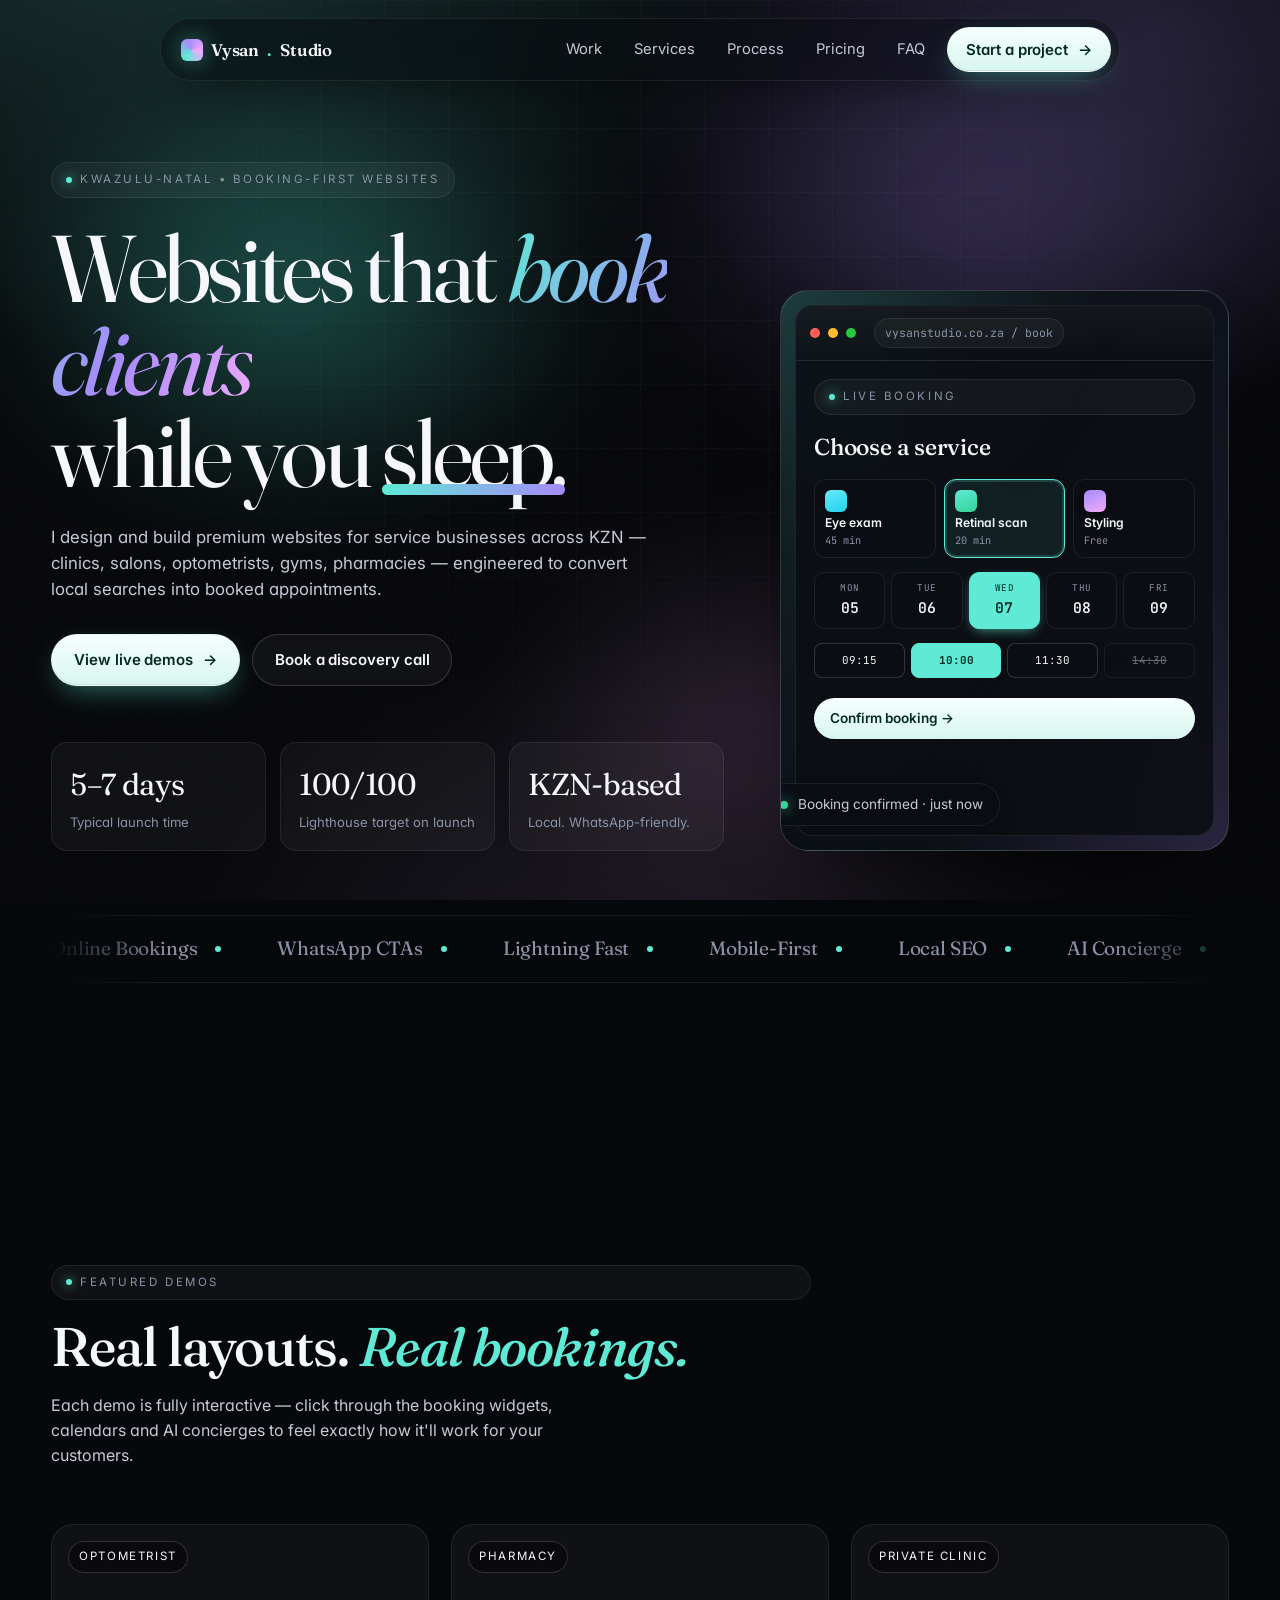
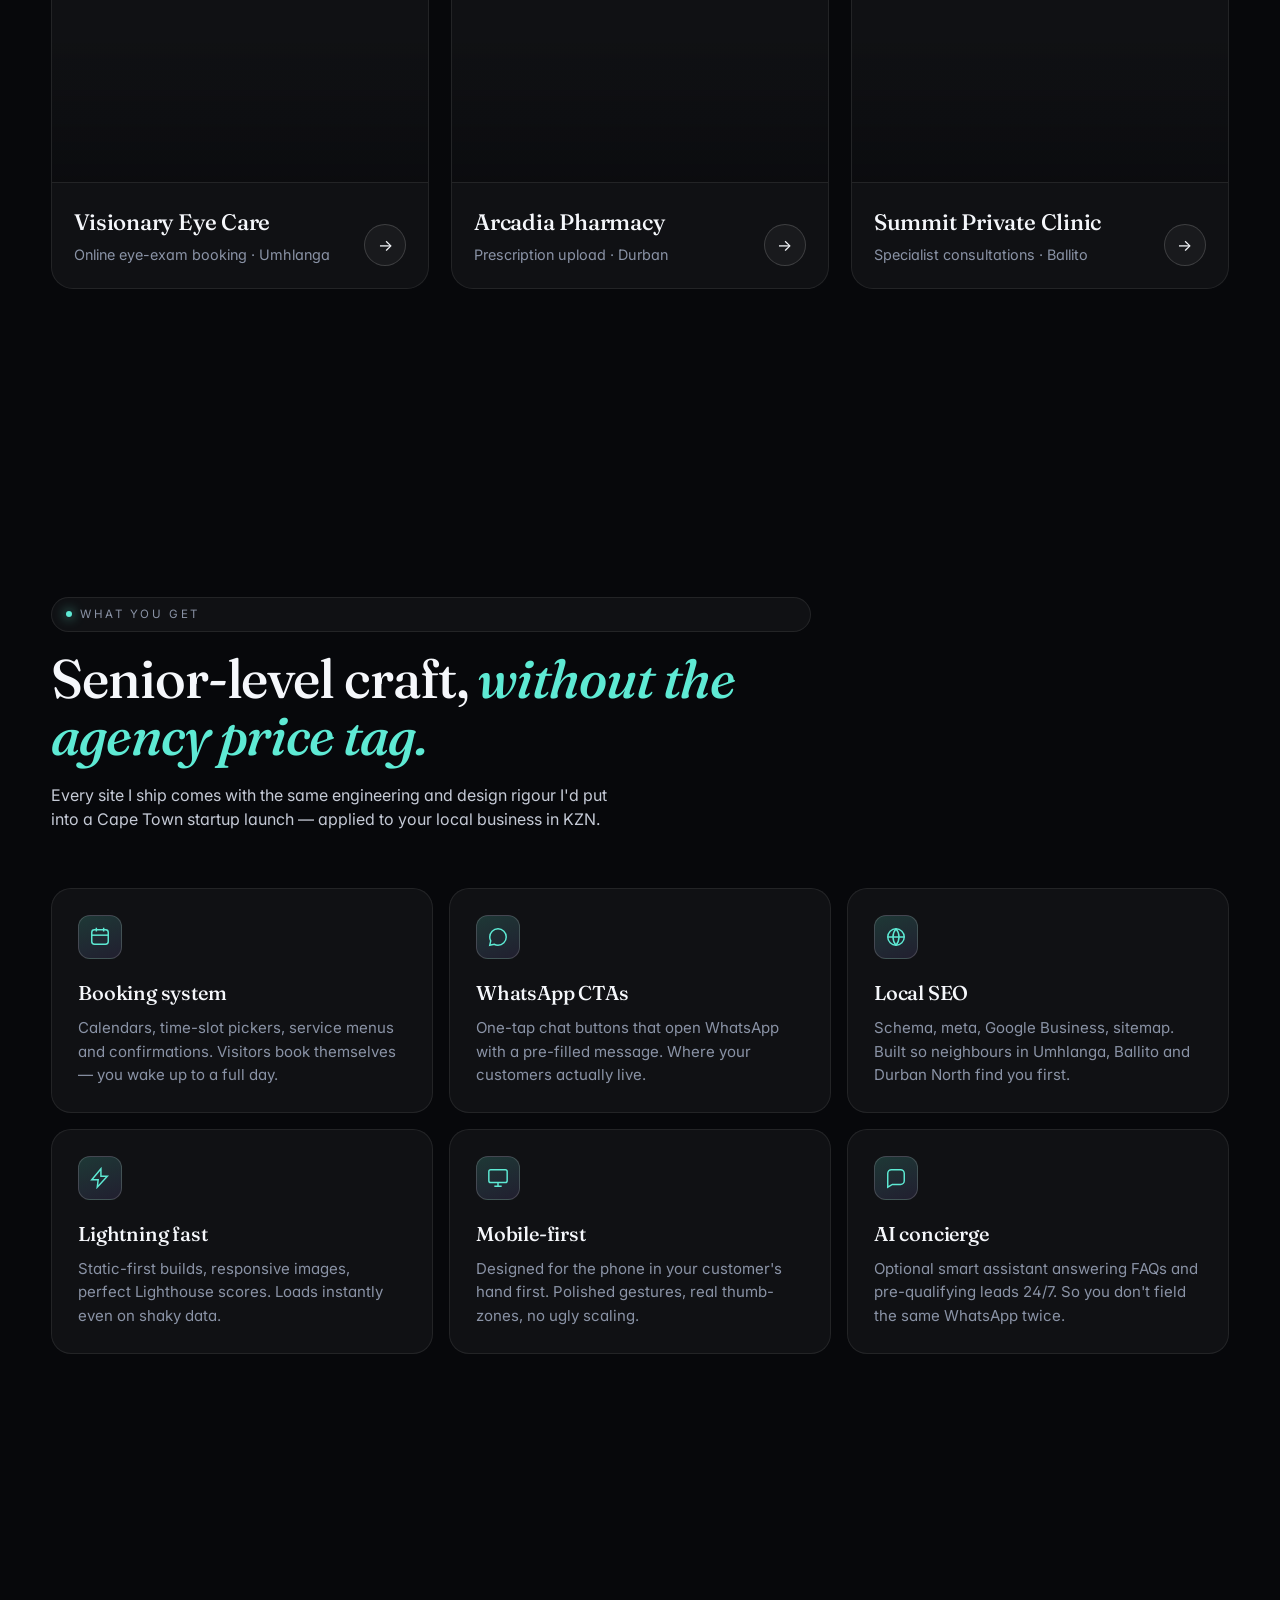
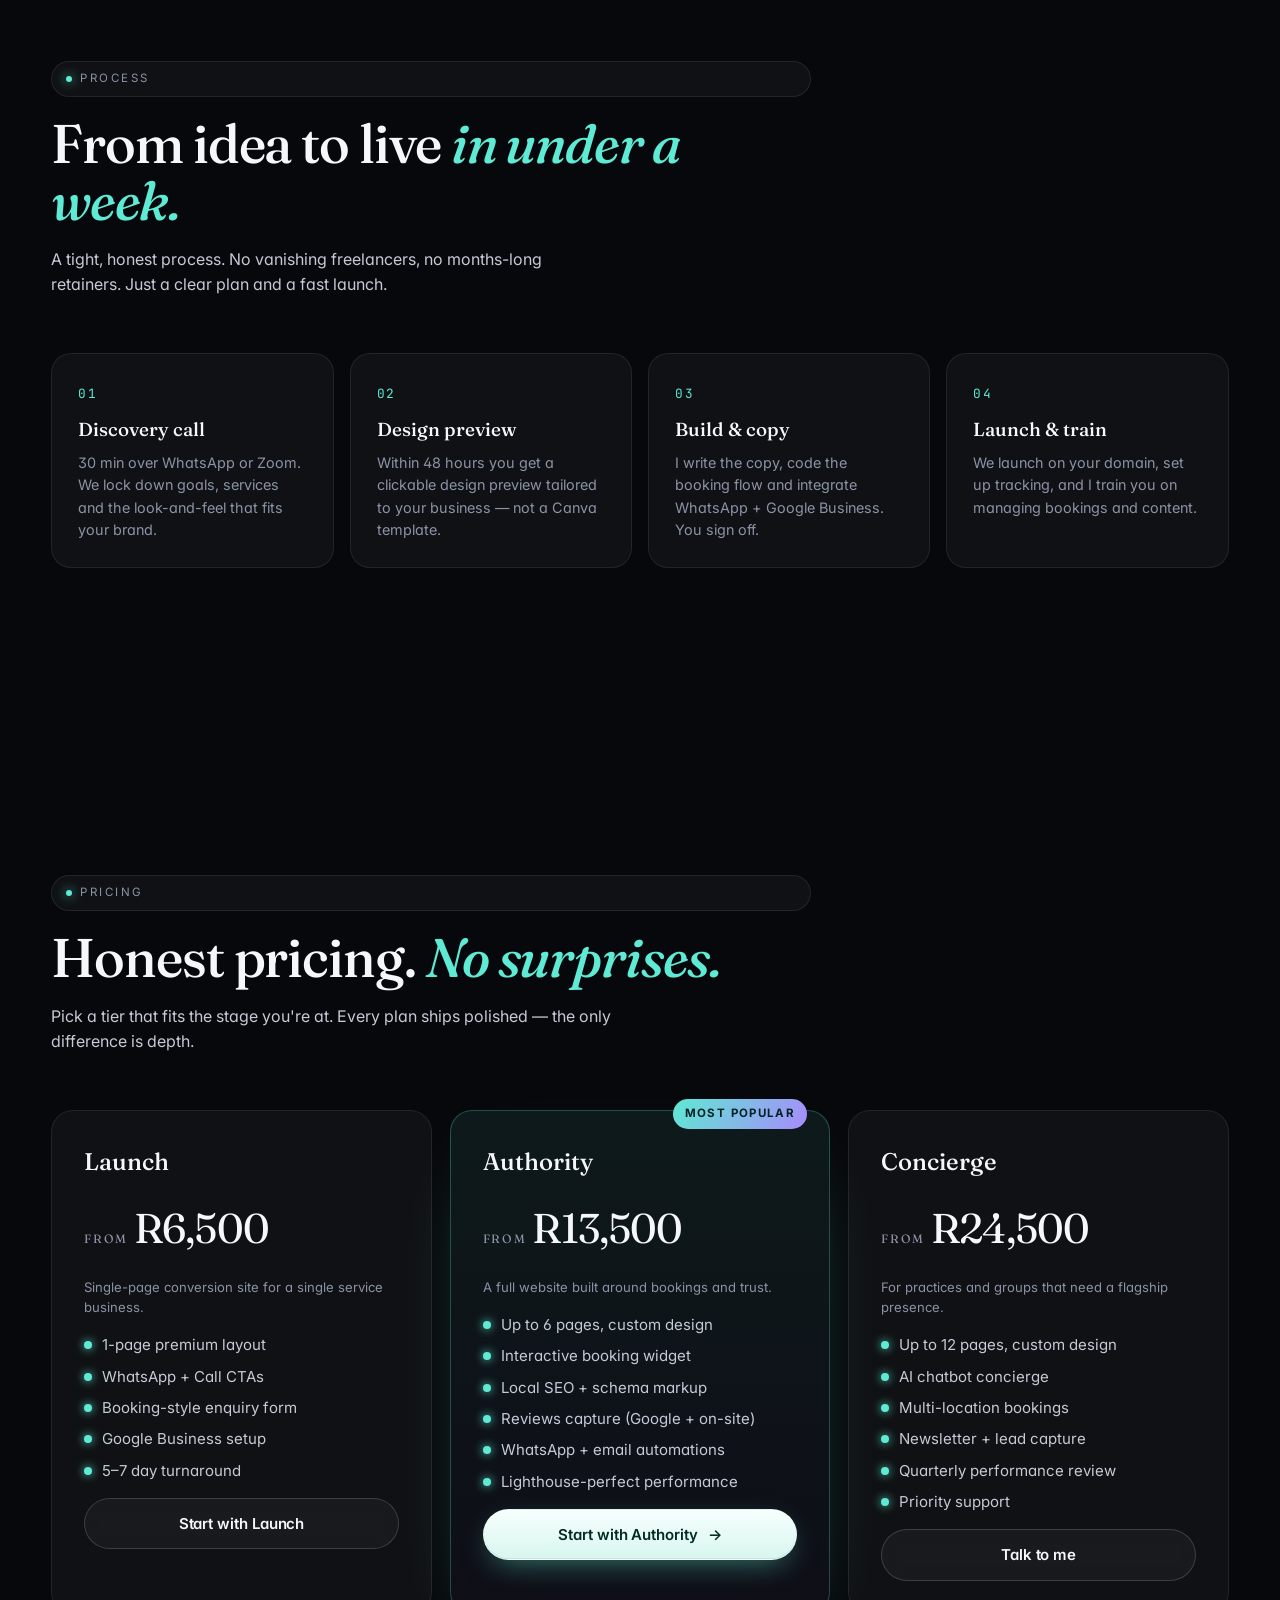
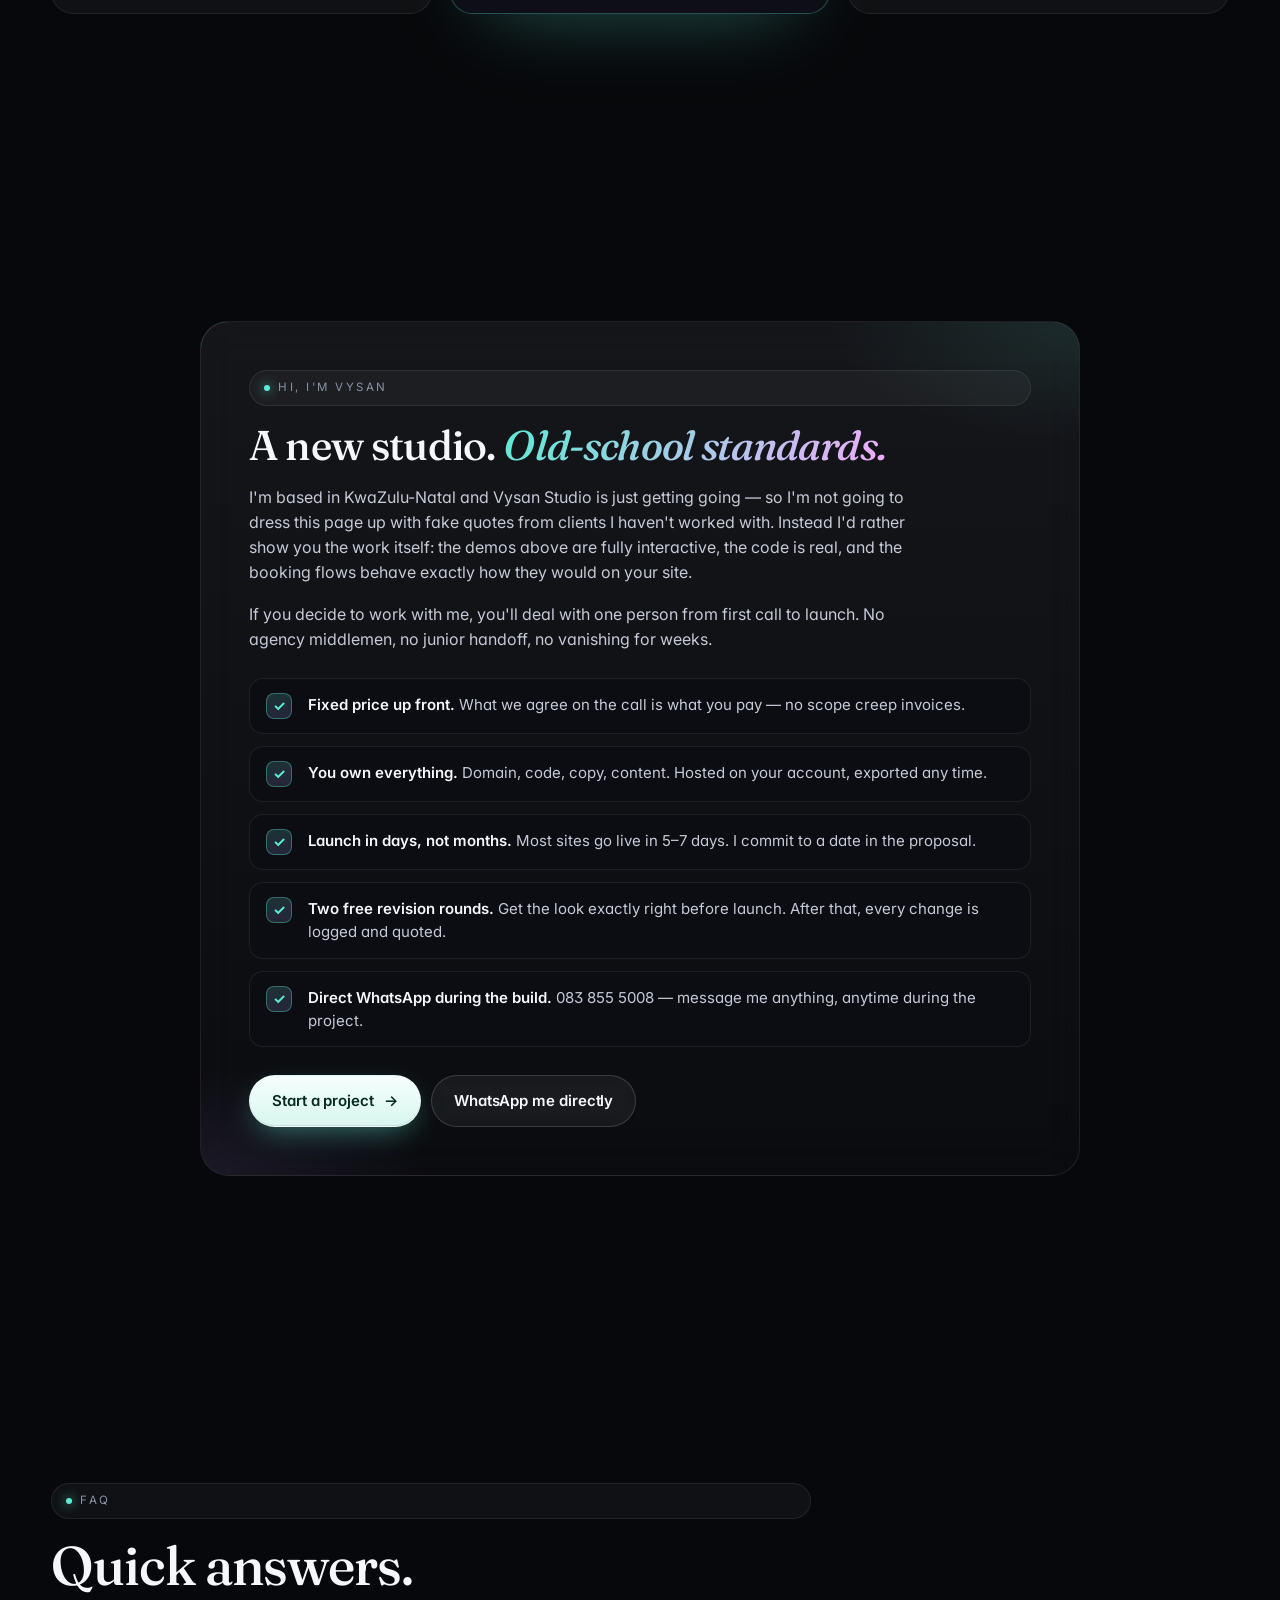
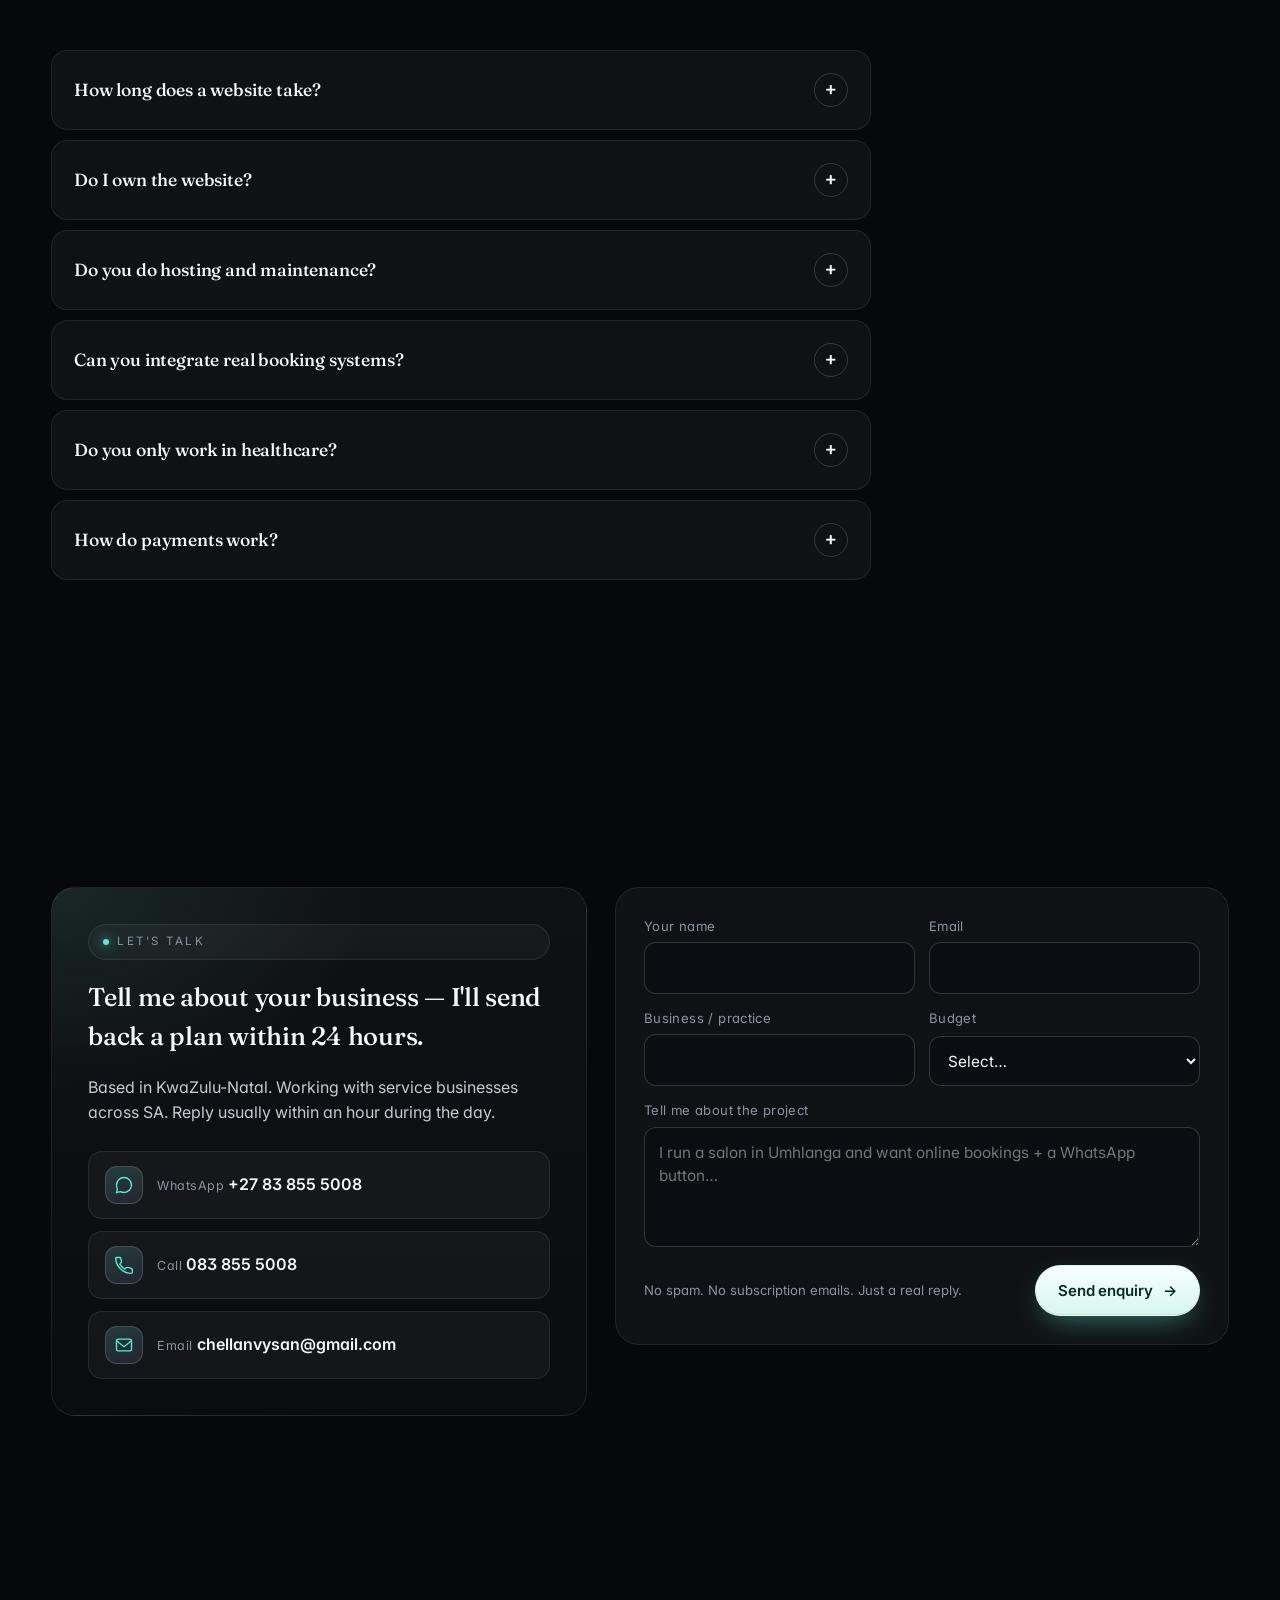
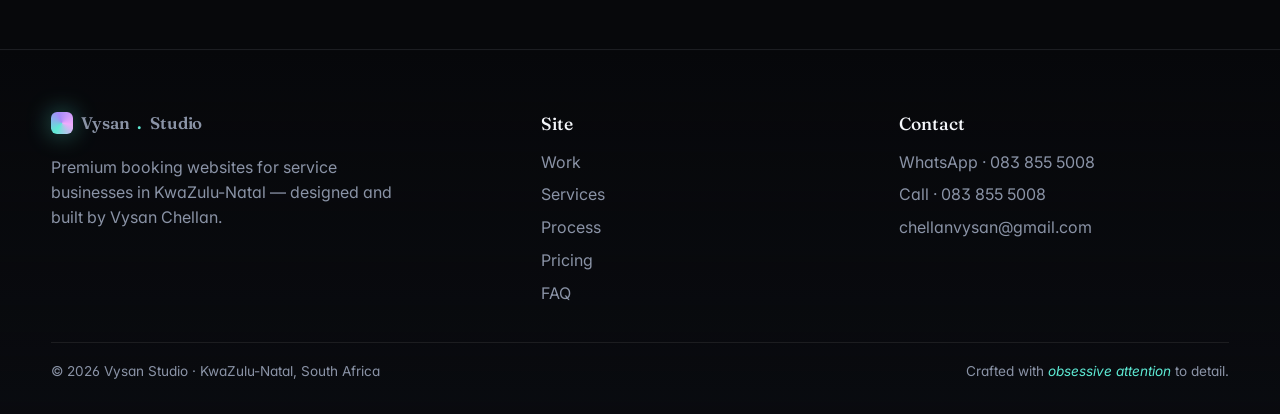
<file: index.html>
<!DOCTYPE html>
<html lang="en">
<head>
  <meta charset="UTF-8" />
  <meta name="viewport" content="width=device-width, initial-scale=1.0" />
  <meta name="theme-color" content="#07080b" />
  <title>Vysan Studio — Booking & Service Websites for KZN Businesses</title>
  <meta name="description" content="High-end websites for service businesses in KwaZulu-Natal — clinics, optometrists, pharmacies, salons and more. Built for trust, speed, and bookings." />
  <meta property="og:title" content="Vysan Studio — Booking & Service Websites for KZN" />
  <meta property="og:description" content="Premium websites that turn visitors into bookings. Built in KwaZulu-Natal, South Africa." />
  <meta property="og:type" content="website" />
  <link rel="icon" href="data:image/svg+xml;utf8,<svg xmlns='http://www.w3.org/2000/svg' viewBox='0 0 32 32'><rect width='32' height='32' rx='8' fill='%235eead4'/><text x='50%25' y='58%25' text-anchor='middle' font-family='serif' font-weight='700' font-size='18' fill='%23042b22'>V</text></svg>" />

  <link rel="preconnect" href="https://fonts.googleapis.com" />
  <link rel="preconnect" href="https://fonts.gstatic.com" crossorigin />
  <link href="https://fonts.googleapis.com/css2?family=Inter:wght@300;400;500;600;700&family=Fraunces:opsz,wght,SOFT@9..144,400;9..144,500;9..144,600&family=JetBrains+Mono:wght@400;500&display=swap" rel="stylesheet" />

  <link rel="stylesheet" href="style.css" />
  <script defer src="script.js"></script>
</head>
<body class="portfolio">
  <div class="aurora" aria-hidden="true"></div>
  <div class="noise" aria-hidden="true"></div>

  <!-- Navigation -->
  <header class="nav">
    <div class="nav-inner">
      <a href="#top" class="nav-logo"><span class="mark"></span> Vysan<span style="color: var(--accent);">.</span>Studio</a>
      <nav class="nav-links" aria-label="Primary">
        <a href="#work">Work</a>
        <a href="#services">Services</a>
        <a href="#process">Process</a>
        <a href="#pricing">Pricing</a>
        <a href="#faq">FAQ</a>
      </nav>
      <a class="btn btn-primary" href="#contact">Start a project <span class="arrow">→</span></a>
      <button class="nav-toggle" aria-label="Open menu" aria-expanded="false"><span></span></button>
    </div>
  </header>
  <nav class="nav-mobile" aria-label="Mobile">
    <a href="#work">Work</a>
    <a href="#services">Services</a>
    <a href="#process">Process</a>
    <a href="#pricing">Pricing</a>
    <a href="#faq">FAQ</a>
    <a class="btn btn-primary" href="#contact">Start a project →</a>
  </nav>

  <!-- Hero -->
  <section id="top" class="hero container">
    <div class="hero-grid">
      <div class="reveal">
        <span class="eyebrow"><span class="dot"></span> KwaZulu-Natal • Booking-first websites</span>
        <h1>
          Websites that
          <em>book clients</em>
          <br />while you <span class="underline">sleep.</span>
        </h1>
        <p class="hero-sub">
          I design and build premium websites for service businesses across KZN — clinics, salons, optometrists, gyms, pharmacies — engineered to convert local searches into booked appointments.
        </p>
        <div class="hero-cta">
          <a class="btn btn-primary" href="#work">View live demos <span class="arrow">→</span></a>
          <a class="btn btn-ghost" href="#contact">Book a discovery call</a>
        </div>

        <div class="hero-stats">
          <div class="stat">
            <div class="num">5–7 days</div>
            <div class="lbl">Typical launch time</div>
          </div>
          <div class="stat">
            <div class="num">100/100</div>
            <div class="lbl">Lighthouse target on launch</div>
          </div>
          <div class="stat">
            <div class="num">KZN-based</div>
            <div class="lbl">Local. WhatsApp-friendly.</div>
          </div>
        </div>
      </div>

      <div class="hero-mockup reveal" data-delay="2" aria-hidden="true">
        <div class="browser">
          <div class="browser-bar">
            <span class="dot r"></span><span class="dot y"></span><span class="dot g"></span>
            <span class="url">vysanstudio.co.za / book</span>
          </div>
          <div class="browser-body">
            <span class="eyebrow"><span class="dot pulse"></span> Live booking</span>
            <h3>Choose a service</h3>
            <div class="row">
              <div class="tile">
                <span class="t-ico" style="background:linear-gradient(160deg,#67e8f9,#22d3ee)"></span>
                <span class="t-name">Eye exam</span>
                <span class="t-meta">45 min</span>
              </div>
              <div class="tile selected">
                <span class="t-ico" style="background:linear-gradient(160deg,#5eead4,#34d399)"></span>
                <span class="t-name">Retinal scan</span>
                <span class="t-meta">20 min</span>
              </div>
              <div class="tile">
                <span class="t-ico" style="background:linear-gradient(160deg,#a78bfa,#f0abfc)"></span>
                <span class="t-name">Styling</span>
                <span class="t-meta">Free</span>
              </div>
            </div>
            <div class="mini-cal">
              <span class="mc-day">Mon<br><b>05</b></span>
              <span class="mc-day">Tue<br><b>06</b></span>
              <span class="mc-day active">Wed<br><b>07</b></span>
              <span class="mc-day">Thu<br><b>08</b></span>
              <span class="mc-day">Fri<br><b>09</b></span>
            </div>
            <div class="mini-slots">
              <span>09:15</span><span class="active">10:00</span><span>11:30</span><span class="muted">14:30</span>
            </div>
            <span class="pill-cta">Confirm booking →</span>
          </div>
        </div>
        <div class="float-chip"><span class="dot"></span> Booking confirmed · just now</div>
      </div>
    </div>

    <div class="marquee" aria-hidden="true">
      <div class="marquee-track">
        <span>Online Bookings <span class="sep"></span></span>
        <span>WhatsApp CTAs <span class="sep"></span></span>
        <span>Lightning Fast <span class="sep"></span></span>
        <span>Mobile-First <span class="sep"></span></span>
        <span>Local SEO <span class="sep"></span></span>
        <span>AI Concierge <span class="sep"></span></span>
        <span>Premium Design <span class="sep"></span></span>
        <span>Online Bookings <span class="sep"></span></span>
        <span>WhatsApp CTAs <span class="sep"></span></span>
        <span>Lightning Fast <span class="sep"></span></span>
        <span>Mobile-First <span class="sep"></span></span>
        <span>Local SEO <span class="sep"></span></span>
        <span>AI Concierge <span class="sep"></span></span>
        <span>Premium Design <span class="sep"></span></span>
      </div>
    </div>
  </section>

  <!-- Work -->
  <section id="work" class="section container">
    <div class="section-head reveal">
      <span class="eyebrow"><span class="dot"></span> Featured demos</span>
      <h2>Real layouts. <em>Real bookings.</em></h2>
      <p>Each demo is fully interactive — click through the booking widgets, calendars and AI concierges to feel exactly how it'll work for your customers.</p>
    </div>

    <div class="work-grid">
      <a class="work-card reveal" href="optometrist.html">
        <span class="work-tag">Optometrist</span>
        <div class="work-img" style="background-image:url('https://images.unsplash.com/photo-1574258495973-f010dfbb5371?auto=format&fit=crop&q=80&w=1400');"></div>
        <div class="work-meta">
          <div>
            <h3>Visionary Eye Care</h3>
            <p>Online eye-exam booking · Umhlanga</p>
          </div>
          <span class="work-arrow" aria-hidden="true">→</span>
        </div>
      </a>

      <a class="work-card reveal" data-delay="1" href="pharmacy.html">
        <span class="work-tag">Pharmacy</span>
        <div class="work-img" style="background-image:url('https://images.unsplash.com/photo-1576091160550-2173dba999ef?auto=format&fit=crop&q=80&w=1400');"></div>
        <div class="work-meta">
          <div>
            <h3>Arcadia Pharmacy</h3>
            <p>Prescription upload · Durban</p>
          </div>
          <span class="work-arrow" aria-hidden="true">→</span>
        </div>
      </a>

      <a class="work-card reveal" data-delay="2" href="clinic.html">
        <span class="work-tag">Private clinic</span>
        <div class="work-img" style="background-image:url('https://images.unsplash.com/photo-1551601651-2a8555f1a136?auto=format&fit=crop&q=80&w=1400');"></div>
        <div class="work-meta">
          <div>
            <h3>Summit Private Clinic</h3>
            <p>Specialist consultations · Ballito</p>
          </div>
          <span class="work-arrow" aria-hidden="true">→</span>
        </div>
      </a>
    </div>
  </section>

  <!-- Capabilities -->
  <section id="services" class="section container">
    <div class="section-head reveal">
      <span class="eyebrow"><span class="dot"></span> What you get</span>
      <h2>Senior-level craft, <em>without the agency price tag.</em></h2>
      <p>Every site I ship comes with the same engineering and design rigour I'd put into a Cape Town startup launch — applied to your local business in KZN.</p>
    </div>

    <div class="cap-grid">
      <div class="cap-card reveal">
        <div class="cap-icon" aria-hidden="true">
          <svg width="22" height="22" viewBox="0 0 24 24" fill="none" stroke="currentColor" stroke-width="1.6"><rect x="3" y="4" width="18" height="16" rx="3"/><path d="M3 10h18"/><path d="M8 2v4M16 2v4"/></svg>
        </div>
        <h3>Booking system</h3>
        <p>Calendars, time-slot pickers, service menus and confirmations. Visitors book themselves — you wake up to a full day.</p>
      </div>
      <div class="cap-card reveal" data-delay="1">
        <div class="cap-icon" aria-hidden="true">
          <svg width="22" height="22" viewBox="0 0 24 24" fill="none" stroke="currentColor" stroke-width="1.6"><path d="M21 12c0 4.97-4.03 9-9 9-1.55 0-3-.39-4.27-1.07L3 21l1.07-4.73A8.96 8.96 0 0 1 3 12c0-4.97 4.03-9 9-9s9 4.03 9 9z"/></svg>
        </div>
        <h3>WhatsApp CTAs</h3>
        <p>One-tap chat buttons that open WhatsApp with a pre-filled message. Where your customers actually live.</p>
      </div>
      <div class="cap-card reveal" data-delay="2">
        <div class="cap-icon" aria-hidden="true">
          <svg width="22" height="22" viewBox="0 0 24 24" fill="none" stroke="currentColor" stroke-width="1.6"><circle cx="12" cy="12" r="9"/><path d="M3 12h18M12 3a14 14 0 0 1 0 18M12 3a14 14 0 0 0 0 18"/></svg>
        </div>
        <h3>Local SEO</h3>
        <p>Schema, meta, Google Business, sitemap. Built so neighbours in Umhlanga, Ballito and Durban North find you first.</p>
      </div>
      <div class="cap-card reveal">
        <div class="cap-icon" aria-hidden="true">
          <svg width="22" height="22" viewBox="0 0 24 24" fill="none" stroke="currentColor" stroke-width="1.6"><path d="M13 2L3 14h7l-1 8 11-12h-7l0-8z"/></svg>
        </div>
        <h3>Lightning fast</h3>
        <p>Static-first builds, responsive images, perfect Lighthouse scores. Loads instantly even on shaky data.</p>
      </div>
      <div class="cap-card reveal" data-delay="1">
        <div class="cap-icon" aria-hidden="true">
          <svg width="22" height="22" viewBox="0 0 24 24" fill="none" stroke="currentColor" stroke-width="1.6"><rect x="2" y="3" width="20" height="14" rx="2"/><path d="M8 21h8M12 17v4"/></svg>
        </div>
        <h3>Mobile-first</h3>
        <p>Designed for the phone in your customer's hand first. Polished gestures, real thumb-zones, no ugly scaling.</p>
      </div>
      <div class="cap-card reveal" data-delay="2">
        <div class="cap-icon" aria-hidden="true">
          <svg width="22" height="22" viewBox="0 0 24 24" fill="none" stroke="currentColor" stroke-width="1.6"><path d="M21 15a4 4 0 0 1-4 4H8l-5 3V7a4 4 0 0 1 4-4h10a4 4 0 0 1 4 4z"/></svg>
        </div>
        <h3>AI concierge</h3>
        <p>Optional smart assistant answering FAQs and pre-qualifying leads 24/7. So you don't field the same WhatsApp twice.</p>
      </div>
    </div>
  </section>

  <!-- Process -->
  <section id="process" class="section container">
    <div class="section-head reveal">
      <span class="eyebrow"><span class="dot"></span> Process</span>
      <h2>From idea to live <em>in under a week.</em></h2>
      <p>A tight, honest process. No vanishing freelancers, no months-long retainers. Just a clear plan and a fast launch.</p>
    </div>

    <div class="steps">
      <div class="step reveal">
        <h4>Discovery call</h4>
        <p>30 min over WhatsApp or Zoom. We lock down goals, services and the look-and-feel that fits your brand.</p>
      </div>
      <div class="step reveal" data-delay="1">
        <h4>Design preview</h4>
        <p>Within 48 hours you get a clickable design preview tailored to your business — not a Canva template.</p>
      </div>
      <div class="step reveal" data-delay="2">
        <h4>Build &amp; copy</h4>
        <p>I write the copy, code the booking flow and integrate WhatsApp + Google Business. You sign off.</p>
      </div>
      <div class="step reveal" data-delay="3">
        <h4>Launch &amp; train</h4>
        <p>We launch on your domain, set up tracking, and I train you on managing bookings and content.</p>
      </div>
    </div>
  </section>

  <!-- Pricing -->
  <section id="pricing" class="section container">
    <div class="section-head reveal">
      <span class="eyebrow"><span class="dot"></span> Pricing</span>
      <h2>Honest pricing. <em>No surprises.</em></h2>
      <p>Pick a tier that fits the stage you're at. Every plan ships polished — the only difference is depth.</p>
    </div>

    <div class="pricing-grid">
      <div class="price-card reveal">
        <h3>Launch</h3>
        <div class="amount"><span class="from">From</span> R6,500</div>
        <p class="price-note">Single-page conversion site for a single service business.</p>
        <ul>
          <li>1-page premium layout</li>
          <li>WhatsApp + Call CTAs</li>
          <li>Booking-style enquiry form</li>
          <li>Google Business setup</li>
          <li>5–7 day turnaround</li>
        </ul>
        <a class="btn btn-ghost" href="#contact">Start with Launch</a>
      </div>

      <div class="price-card feature reveal" data-delay="1">
        <span class="badge">Most popular</span>
        <h3>Authority</h3>
        <div class="amount"><span class="from">From</span> R13,500</div>
        <p class="price-note">A full website built around bookings and trust.</p>
        <ul>
          <li>Up to 6 pages, custom design</li>
          <li>Interactive booking widget</li>
          <li>Local SEO + schema markup</li>
          <li>Reviews capture (Google + on-site)</li>
          <li>WhatsApp + email automations</li>
          <li>Lighthouse-perfect performance</li>
        </ul>
        <a class="btn btn-primary" href="#contact">Start with Authority <span class="arrow">→</span></a>
      </div>

      <div class="price-card reveal" data-delay="2">
        <h3>Concierge</h3>
        <div class="amount"><span class="from">From</span> R24,500</div>
        <p class="price-note">For practices and groups that need a flagship presence.</p>
        <ul>
          <li>Up to 12 pages, custom design</li>
          <li>AI chatbot concierge</li>
          <li>Multi-location bookings</li>
          <li>Newsletter + lead capture</li>
          <li>Quarterly performance review</li>
          <li>Priority support</li>
        </ul>
        <a class="btn btn-ghost" href="#contact">Talk to me</a>
      </div>
    </div>
  </section>

  <!-- Founder note + guarantee -->
  <section class="section container">
    <div class="founder reveal">
      <div class="founder-card glass">
        <span class="eyebrow"><span class="dot"></span> Hi, I'm Vysan</span>
        <h2>A new studio. <em>Old-school standards.</em></h2>
        <p>I'm based in KwaZulu-Natal and Vysan Studio is just getting going — so I'm not going to dress this page up with fake quotes from clients I haven't worked with. Instead I'd rather show you the work itself: the demos above are fully interactive, the code is real, and the booking flows behave exactly how they would on your site.</p>
        <p>If you decide to work with me, you'll deal with one person from first call to launch. No agency middlemen, no junior handoff, no vanishing for weeks.</p>
        <ul class="guarantees">
          <li><span class="check" aria-hidden="true">✓</span> <span><strong>Fixed price up front.</strong> What we agree on the call is what you pay — no scope creep invoices.</span></li>
          <li><span class="check" aria-hidden="true">✓</span> <span><strong>You own everything.</strong> Domain, code, copy, content. Hosted on your account, exported any time.</span></li>
          <li><span class="check" aria-hidden="true">✓</span> <span><strong>Launch in days, not months.</strong> Most sites go live in 5–7 days. I commit to a date in the proposal.</span></li>
          <li><span class="check" aria-hidden="true">✓</span> <span><strong>Two free revision rounds.</strong> Get the look exactly right before launch. After that, every change is logged and quoted.</span></li>
          <li><span class="check" aria-hidden="true">✓</span> <span><strong>Direct WhatsApp during the build.</strong> 083 855 5008 — message me anything, anytime during the project.</span></li>
        </ul>
        <div class="founder-cta">
          <a class="btn btn-primary" href="#contact">Start a project <span class="arrow">→</span></a>
          <a class="btn btn-ghost" href="https://wa.me/27838555008">WhatsApp me directly</a>
        </div>
      </div>
    </div>
  </section>

  <!-- FAQ -->
  <section id="faq" class="section container">
    <div class="section-head reveal">
      <span class="eyebrow"><span class="dot"></span> FAQ</span>
      <h2>Quick answers.</h2>
    </div>

    <div class="faq reveal">
      <details>
        <summary>How long does a website take?</summary>
        <p>Most Launch sites go live in 5–7 days. Authority sites take 10–14 days. Concierge typically takes 3 weeks. I always commit to a date in the proposal.</p>
      </details>
      <details>
        <summary>Do I own the website?</summary>
        <p>Yes — 100%. The domain stays in your name, the code is yours, and I'll hand over every credential. No lock-in, ever.</p>
      </details>
      <details>
        <summary>Do you do hosting and maintenance?</summary>
        <p>Yes. Hosting is R250/month including SSL, backups, and small content updates. You can also self-host — I'll set it up either way.</p>
      </details>
      <details>
        <summary>Can you integrate real booking systems?</summary>
        <p>Absolutely. I integrate Calendly, Fresha, Google Calendar, or build a custom booking system that posts straight to your WhatsApp and email.</p>
      </details>
      <details>
        <summary>Do you only work in healthcare?</summary>
        <p>No — anything booking-driven works: salons, barbers, gyms, optometrists, dentists, pharmacies, mobile mechanics, tutors, photographers. The framework is the same.</p>
      </details>
      <details>
        <summary>How do payments work?</summary>
        <p>50% to start, 50% on launch. EFT or PayShap. Invoices in ZAR. No subscriptions unless you opt in to maintenance.</p>
      </details>
    </div>
  </section>

  <!-- Contact -->
  <section id="contact" class="section container">
    <div class="contact">
      <div class="contact-card reveal">
        <span class="eyebrow"><span class="dot"></span> Let's talk</span>
        <h3>Tell me about your business — I'll send back a plan within 24 hours.</h3>
        <p>Based in KwaZulu-Natal. Working with service businesses across SA. Reply usually within an hour during the day.</p>

        <div class="contact-list">
          <a class="contact-row" href="https://wa.me/27838555008?text=Hi%20Vysan%2C%20I%27d%20like%20a%20website%20for%20my%20business.">
            <span class="ico" aria-hidden="true">
              <svg width="20" height="20" viewBox="0 0 24 24" fill="none" stroke="currentColor" stroke-width="1.6"><path d="M21 12c0 4.97-4.03 9-9 9-1.55 0-3-.39-4.27-1.07L3 21l1.07-4.73A8.96 8.96 0 0 1 3 12c0-4.97 4.03-9 9-9s9 4.03 9 9z"/></svg>
            </span>
            <span>
              <span class="lbl">WhatsApp</span>
              <span class="val">+27 83 855 5008</span>
            </span>
          </a>
          <a class="contact-row" href="tel:+27838555008">
            <span class="ico" aria-hidden="true">
              <svg width="20" height="20" viewBox="0 0 24 24" fill="none" stroke="currentColor" stroke-width="1.6"><path d="M22 16.92V21a1 1 0 0 1-1.09 1A19 19 0 0 1 2 4.09 1 1 0 0 1 3 3h4.09a1 1 0 0 1 1 .75l1 4a1 1 0 0 1-.27 1L7 10.91a16 16 0 0 0 6 6l2.16-1.82a1 1 0 0 1 1-.27l4 1a1 1 0 0 1 .75 1z"/></svg>
            </span>
            <span>
              <span class="lbl">Call</span>
              <span class="val">083 855 5008</span>
            </span>
          </a>
          <a class="contact-row" href="mailto:chellanvysan@gmail.com">
            <span class="ico" aria-hidden="true">
              <svg width="20" height="20" viewBox="0 0 24 24" fill="none" stroke="currentColor" stroke-width="1.6"><rect x="3" y="5" width="18" height="14" rx="2"/><path d="M3 7l9 7 9-7"/></svg>
            </span>
            <span>
              <span class="lbl">Email</span>
              <span class="val">chellanvysan@gmail.com</span>
            </span>
          </a>
        </div>
      </div>

      <form class="contact-form reveal" data-delay="1" data-contact-form novalidate>
        <div class="row">
          <div class="field">
            <label for="name">Your name</label>
            <input id="name" name="name" type="text" autocomplete="name" required />
          </div>
          <div class="field">
            <label for="email">Email</label>
            <input id="email" name="email" type="email" autocomplete="email" required />
          </div>
        </div>
        <div class="row">
          <div class="field">
            <label for="business">Business / practice</label>
            <input id="business" name="business" type="text" />
          </div>
          <div class="field">
            <label for="budget">Budget</label>
            <select id="budget" name="budget">
              <option value="">Select…</option>
              <option>Under R10k</option>
              <option>R10k – R20k</option>
              <option>R20k – R40k</option>
              <option>R40k+</option>
            </select>
          </div>
        </div>
        <div class="field">
          <label for="message">Tell me about the project</label>
          <textarea id="message" name="message" placeholder="I run a salon in Umhlanga and want online bookings + a WhatsApp button…"></textarea>
        </div>
        <div class="submit-row">
          <span class="form-note">No spam. No subscription emails. Just a real reply.</span>
          <button class="btn btn-primary" type="submit">Send enquiry <span class="arrow">→</span></button>
        </div>
      </form>
    </div>
  </section>

  <footer class="foot">
    <div class="container foot-grid">
      <div>
        <a class="nav-logo" href="#top"><span class="mark"></span> Vysan<span style="color: var(--accent);">.</span>Studio</a>
        <p style="margin-top:14px; max-width: 36ch;">Premium booking websites for service businesses in KwaZulu-Natal — designed and built by Vysan Chellan.</p>
      </div>
      <div>
        <h4>Site</h4>
        <ul>
          <li><a href="#work">Work</a></li>
          <li><a href="#services">Services</a></li>
          <li><a href="#process">Process</a></li>
          <li><a href="#pricing">Pricing</a></li>
          <li><a href="#faq">FAQ</a></li>
        </ul>
      </div>
      <div>
        <h4>Contact</h4>
        <ul>
          <li><a href="https://wa.me/27838555008">WhatsApp · 083 855 5008</a></li>
          <li><a href="tel:+27838555008">Call · 083 855 5008</a></li>
          <li><a href="mailto:chellanvysan@gmail.com">chellanvysan@gmail.com</a></li>
        </ul>
      </div>
    </div>
    <div class="container foot-bottom">
      <span>© <span data-year>2026</span> Vysan Studio · KwaZulu-Natal, South Africa</span>
      <span class="made">Crafted with <em>obsessive attention</em> to detail.</span>
    </div>
  </footer>
</body>
</html>
</file>
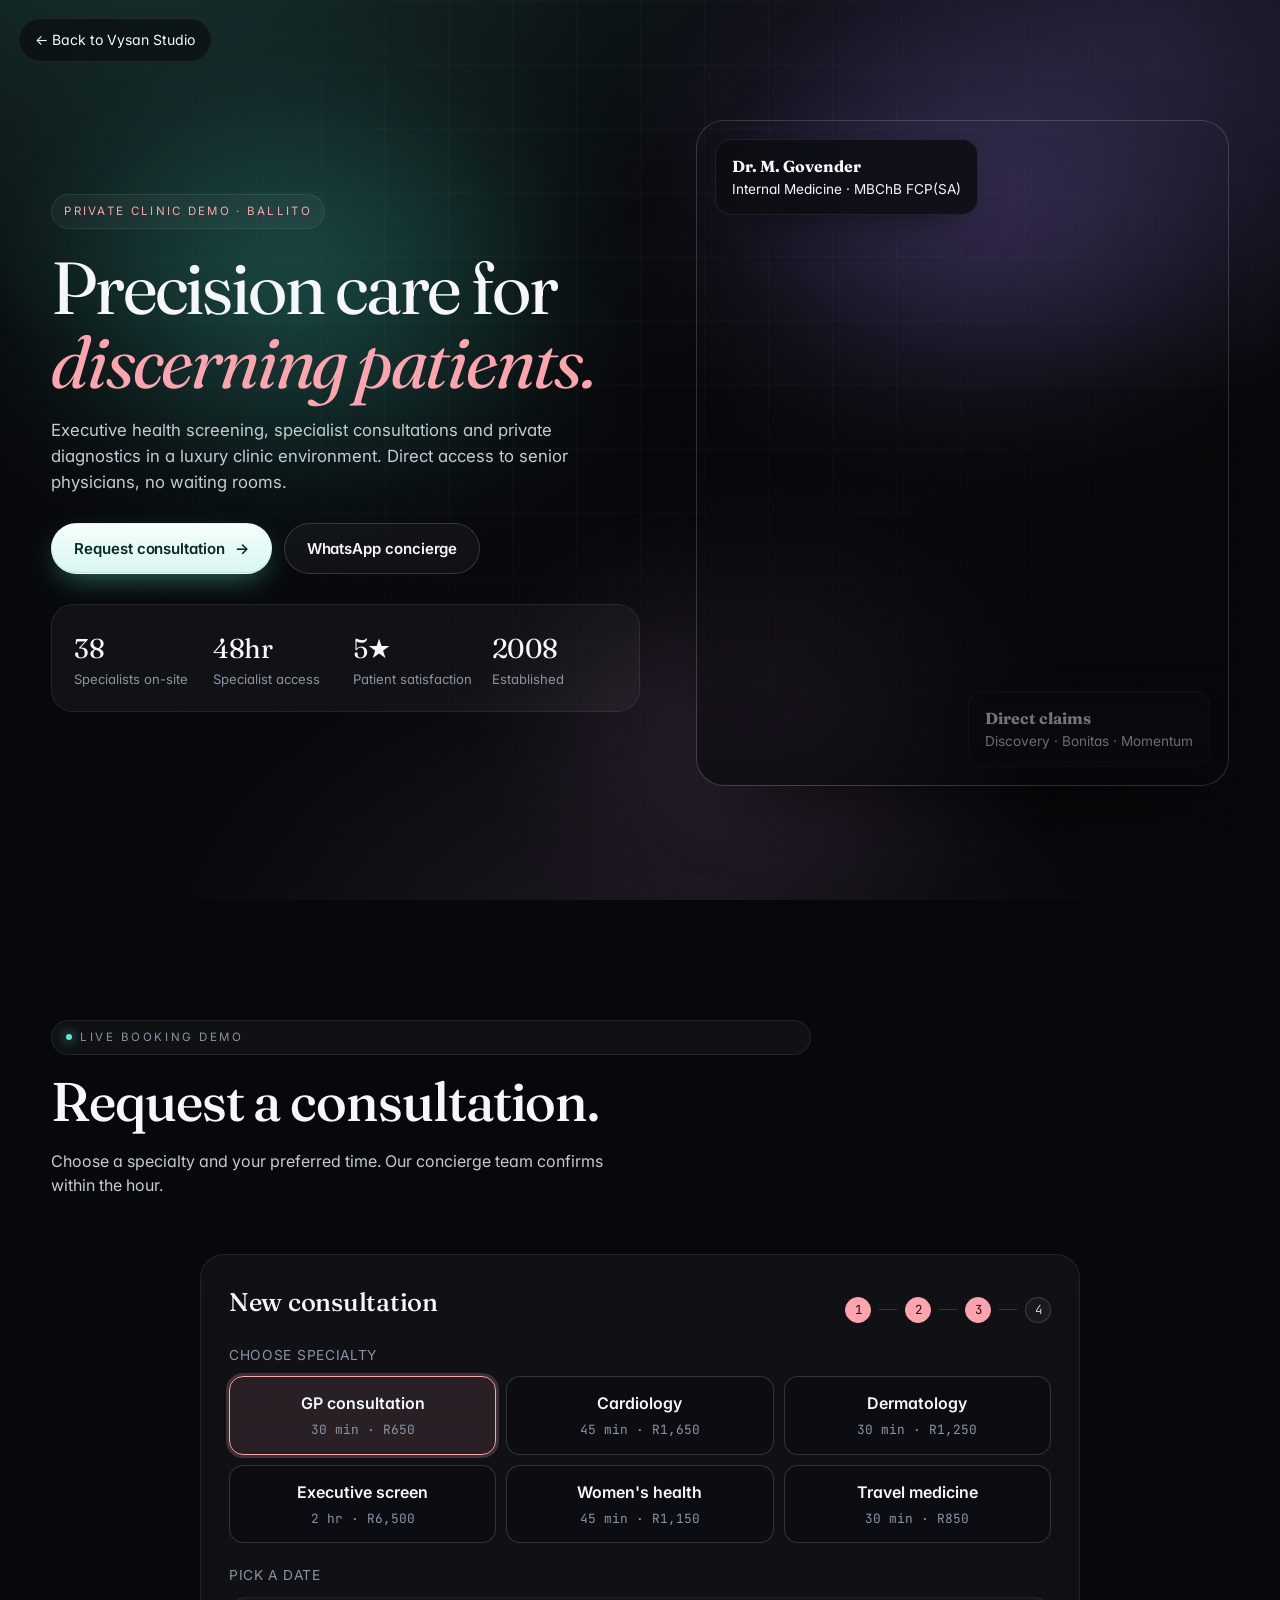
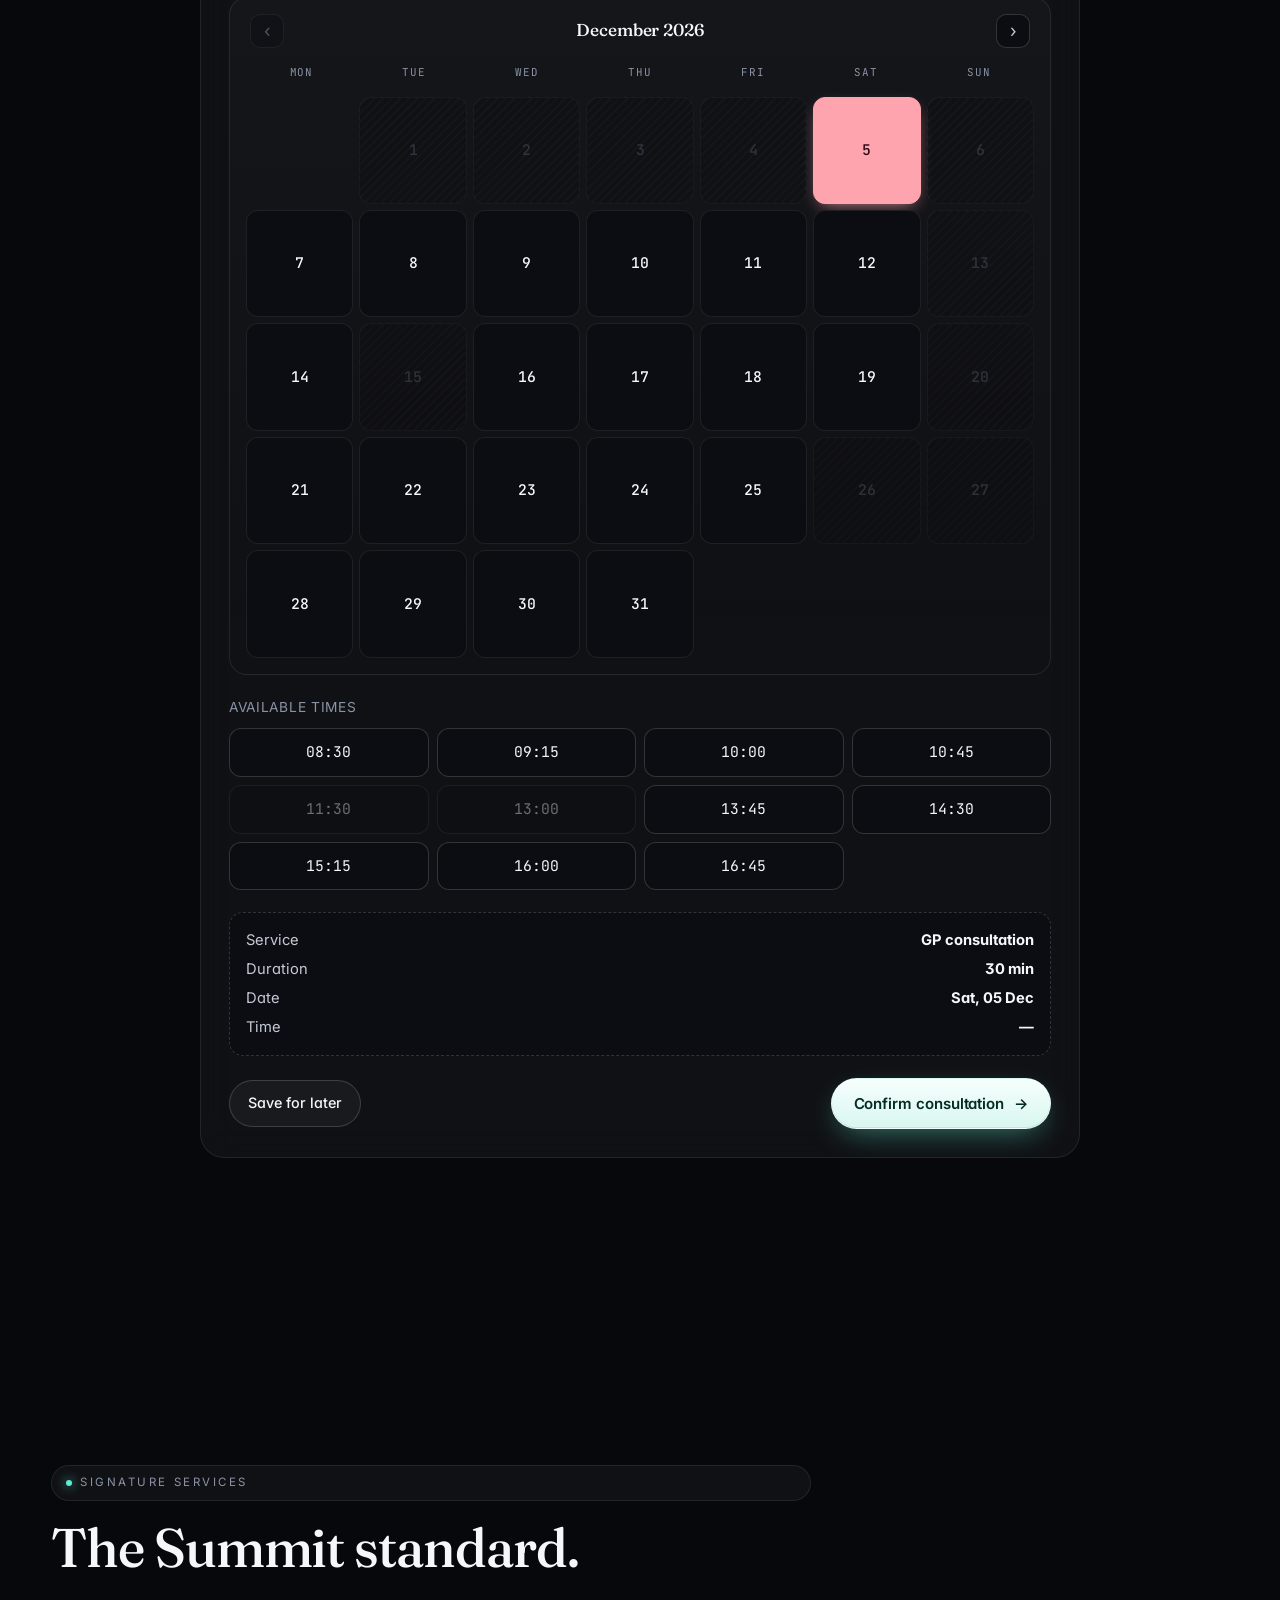
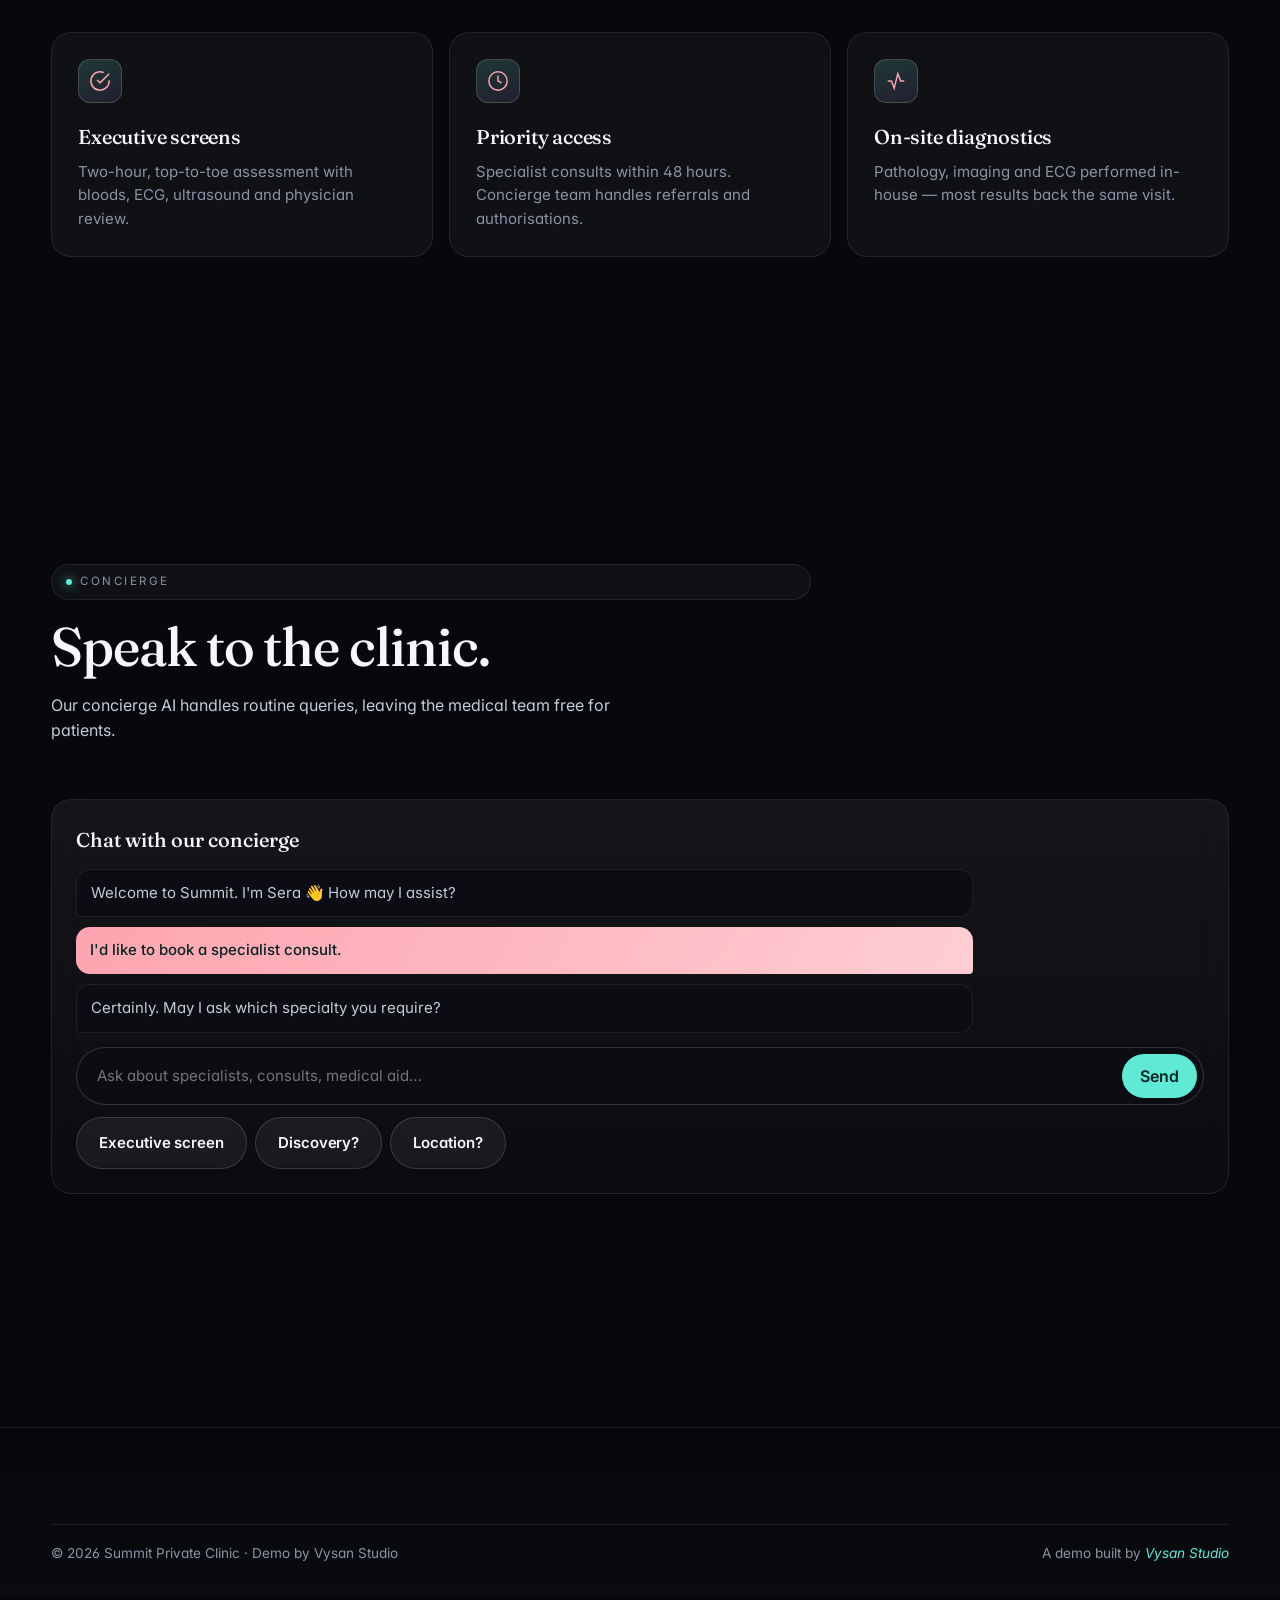
<file: clinic.html>
<!DOCTYPE html>
<html lang="en">
<head>
  <meta charset="UTF-8" />
  <meta name="viewport" content="width=device-width, initial-scale=1.0" />
  <meta name="theme-color" content="#07080b" />
  <title>Summit Private Clinic — Clinic Demo · Vysan Studio</title>
  <meta name="description" content="A live demo of a booking-first private clinic website built by Vysan Studio." />
  <link rel="icon" href="data:image/svg+xml;utf8,<svg xmlns='http://www.w3.org/2000/svg' viewBox='0 0 32 32'><rect width='32' height='32' rx='8' fill='%23fda4af'/><text x='50%25' y='58%25' text-anchor='middle' font-family='serif' font-weight='700' font-size='18' fill='%232d0a13'>V</text></svg>" />
  <link rel="preconnect" href="https://fonts.googleapis.com" />
  <link rel="preconnect" href="https://fonts.gstatic.com" crossorigin />
  <link href="https://fonts.googleapis.com/css2?family=Inter:wght@300;400;500;600;700&family=Fraunces:opsz,wght@9..144,400;9..144,500;9..144,600&family=JetBrains+Mono:wght@400;500&display=swap" rel="stylesheet" />
  <link rel="stylesheet" href="style.css" />
  <script defer src="script.js"></script>
</head>
<body class="clinic demo-body">
  <div class="aurora" aria-hidden="true"></div>
  <div class="noise" aria-hidden="true"></div>

  <a class="demo-back" href="index.html">← Back to Vysan Studio</a>

  <header class="demo-hero container">
    <div class="reveal">
      <span class="badge">Private Clinic Demo · Ballito</span>
      <h1>Precision care for <em style="font-style:italic; color: var(--clinic);">discerning patients.</em></h1>
      <p class="lede">Executive health screening, specialist consultations and private diagnostics in a luxury clinic environment. Direct access to senior physicians, no waiting rooms.</p>
      <div class="cta">
        <a class="btn btn-primary" href="#book">Request consultation <span class="arrow">→</span></a>
        <a class="btn btn-ghost" href="https://wa.me/27838555008">WhatsApp concierge</a>
      </div>

      <div class="stats-strip">
        <div class="it"><div class="num">38</div><div class="lbl">Specialists on-site</div></div>
        <div class="it"><div class="num">48hr</div><div class="lbl">Specialist access</div></div>
        <div class="it"><div class="num">5★</div><div class="lbl">Patient satisfaction</div></div>
        <div class="it"><div class="num">2008</div><div class="lbl">Established</div></div>
      </div>
    </div>

    <div class="demo-vis reveal" data-delay="2" style="background-image:url('https://images.unsplash.com/photo-1551601651-2a8555f1a136?auto=format&fit=crop&q=80&w=1400');">
      <div class="float tl"><strong>Dr. M. Govender</strong>Internal Medicine · MBChB FCP(SA)</div>
      <div class="float br"><strong>Direct claims</strong>Discovery · Bonitas · Momentum</div>
    </div>
  </header>

  <section id="book" class="section container">
    <div class="section-head reveal">
      <span class="eyebrow"><span class="dot"></span> Live booking demo</span>
      <h2>Request a consultation.</h2>
      <p>Choose a specialty and your preferred time. Our concierge team confirms within the hour.</p>
    </div>

    <div class="booking glass reveal" data-booking>
      <div class="booking-head">
        <h3>New consultation</h3>
        <div class="stepper">
          <span class="num active">1</span><span class="line"></span>
          <span class="num">2</span><span class="line"></span>
          <span class="num">3</span><span class="line"></span>
          <span class="num">4</span>
        </div>
      </div>

      <div>
        <p style="color:var(--muted);margin-bottom:10px;font-size:.86rem;letter-spacing:.05em;text-transform:uppercase">Choose specialty</p>
        <div class="svc-grid">
          <button class="svc" data-name="GP consultation" data-duration="30 min" aria-pressed="true">
            <span class="name">GP consultation</span>
            <span class="duration">30 min · R650</span>
          </button>
          <button class="svc" data-name="Cardiology consult" data-duration="45 min">
            <span class="name">Cardiology</span>
            <span class="duration">45 min · R1,650</span>
          </button>
          <button class="svc" data-name="Dermatology consult" data-duration="30 min">
            <span class="name">Dermatology</span>
            <span class="duration">30 min · R1,250</span>
          </button>
          <button class="svc" data-name="Executive screen" data-duration="120 min">
            <span class="name">Executive screen</span>
            <span class="duration">2 hr · R6,500</span>
          </button>
          <button class="svc" data-name="Women's health" data-duration="45 min">
            <span class="name">Women's health</span>
            <span class="duration">45 min · R1,150</span>
          </button>
          <button class="svc" data-name="Travel medicine" data-duration="30 min">
            <span class="name">Travel medicine</span>
            <span class="duration">30 min · R850</span>
          </button>
        </div>
      </div>

      <div>
        <p style="color:var(--muted);margin-bottom:10px;font-size:.86rem;letter-spacing:.05em;text-transform:uppercase">Pick a date</p>
        <div class="cal-shell" data-cal>
          <div class="cal-head">
            <button class="cal-nav" type="button" data-cal-prev aria-label="Previous month"><span aria-hidden="true">&#8249;</span></button>
            <div class="cal-title" data-cal-title aria-live="polite"></div>
            <button class="cal-nav" type="button" data-cal-next aria-label="Next month"><span aria-hidden="true">&#8250;</span></button>
          </div>
          <div class="cal-weekdays" aria-hidden="true"><span>Mon</span><span>Tue</span><span>Wed</span><span>Thu</span><span>Fri</span><span>Sat</span><span>Sun</span></div>
          <div class="cal" aria-label="Calendar" role="grid"></div>
        </div>
      </div>

      <div>
        <p style="color:var(--muted);margin-bottom:10px;font-size:.86rem;letter-spacing:.05em;text-transform:uppercase">Available times</p>
        <div class="slots"></div>
      </div>

      <div class="summary"></div>

      <div class="booking-actions">
        <button class="ghost" type="button">Save for later</button>
        <button class="btn btn-primary" type="button" data-confirm>Confirm consultation <span class="arrow">→</span></button>
      </div>
    </div>
  </section>

  <section class="section container">
    <div class="section-head reveal">
      <span class="eyebrow"><span class="dot"></span> Signature services</span>
      <h2>The Summit standard.</h2>
    </div>
    <div class="cap-grid">
      <div class="cap-card reveal">
        <div class="cap-icon" style="color: var(--clinic)" aria-hidden="true">
          <svg width="22" height="22" viewBox="0 0 24 24" fill="none" stroke="currentColor" stroke-width="1.6"><path d="M22 11.08V12a10 10 0 1 1-5.93-9.14"/><path d="M22 4L12 14.01l-3-3"/></svg>
        </div>
        <h3>Executive screens</h3>
        <p>Two-hour, top-to-toe assessment with bloods, ECG, ultrasound and physician review.</p>
      </div>
      <div class="cap-card reveal" data-delay="1">
        <div class="cap-icon" style="color: var(--clinic)" aria-hidden="true">
          <svg width="22" height="22" viewBox="0 0 24 24" fill="none" stroke="currentColor" stroke-width="1.6"><circle cx="12" cy="12" r="10"/><path d="M12 6v6l4 2"/></svg>
        </div>
        <h3>Priority access</h3>
        <p>Specialist consults within 48 hours. Concierge team handles referrals and authorisations.</p>
      </div>
      <div class="cap-card reveal" data-delay="2">
        <div class="cap-icon" style="color: var(--clinic)" aria-hidden="true">
          <svg width="22" height="22" viewBox="0 0 24 24" fill="none" stroke="currentColor" stroke-width="1.6"><path d="M3 12h4l3 8 4-16 3 8h4"/></svg>
        </div>
        <h3>On-site diagnostics</h3>
        <p>Pathology, imaging and ECG performed in-house — most results back the same visit.</p>
      </div>
    </div>
  </section>

  <section class="section container">
    <div class="section-head reveal">
      <span class="eyebrow"><span class="dot"></span> Concierge</span>
      <h2>Speak to the clinic.</h2>
      <p>Our concierge AI handles routine queries, leaving the medical team free for patients.</p>
    </div>

    <div class="chat-demo glass reveal" data-chat data-replies='["Of course. May I confirm whether you would like a male or female physician?","We have GP slots tomorrow at 09:30 and 14:15. Would either suit?","Yes — Discovery Executive plans claim our consults at 100%. We submit on your behalf.","Our address is 12 Summit Drive, Ballito. There is complimentary valet parking on arrival."]'>
      <h3>Chat with our concierge</h3>
      <div class="chat-window">
        <div class="bubble bot">Welcome to Summit. I'm Sera 👋 How may I assist?</div>
        <div class="bubble user">I'd like to book a specialist consult.</div>
        <div class="bubble bot">Certainly. May I ask which specialty you require?</div>
      </div>
      <div class="chat-input">
        <input type="text" placeholder="Ask about specialists, consults, medical aid…" />
        <button type="button">Send</button>
      </div>
      <div style="display:flex;gap:8px;flex-wrap:wrap;margin-top:12px">
        <button class="btn btn-ghost" data-suggest="I'd like an executive health screen">Executive screen</button>
        <button class="btn btn-ghost" data-suggest="Do you accept Discovery?">Discovery?</button>
        <button class="btn btn-ghost" data-suggest="Where are you located?">Location?</button>
      </div>
    </div>
  </section>

  <footer class="foot">
    <div class="container foot-bottom">
      <span>© <span data-year>2026</span> Summit Private Clinic · Demo by Vysan Studio</span>
      <span class="made">A demo built by <a href="index.html"><em>Vysan Studio</em></a></span>
    </div>
  </footer>
</body>
</html>
</file>
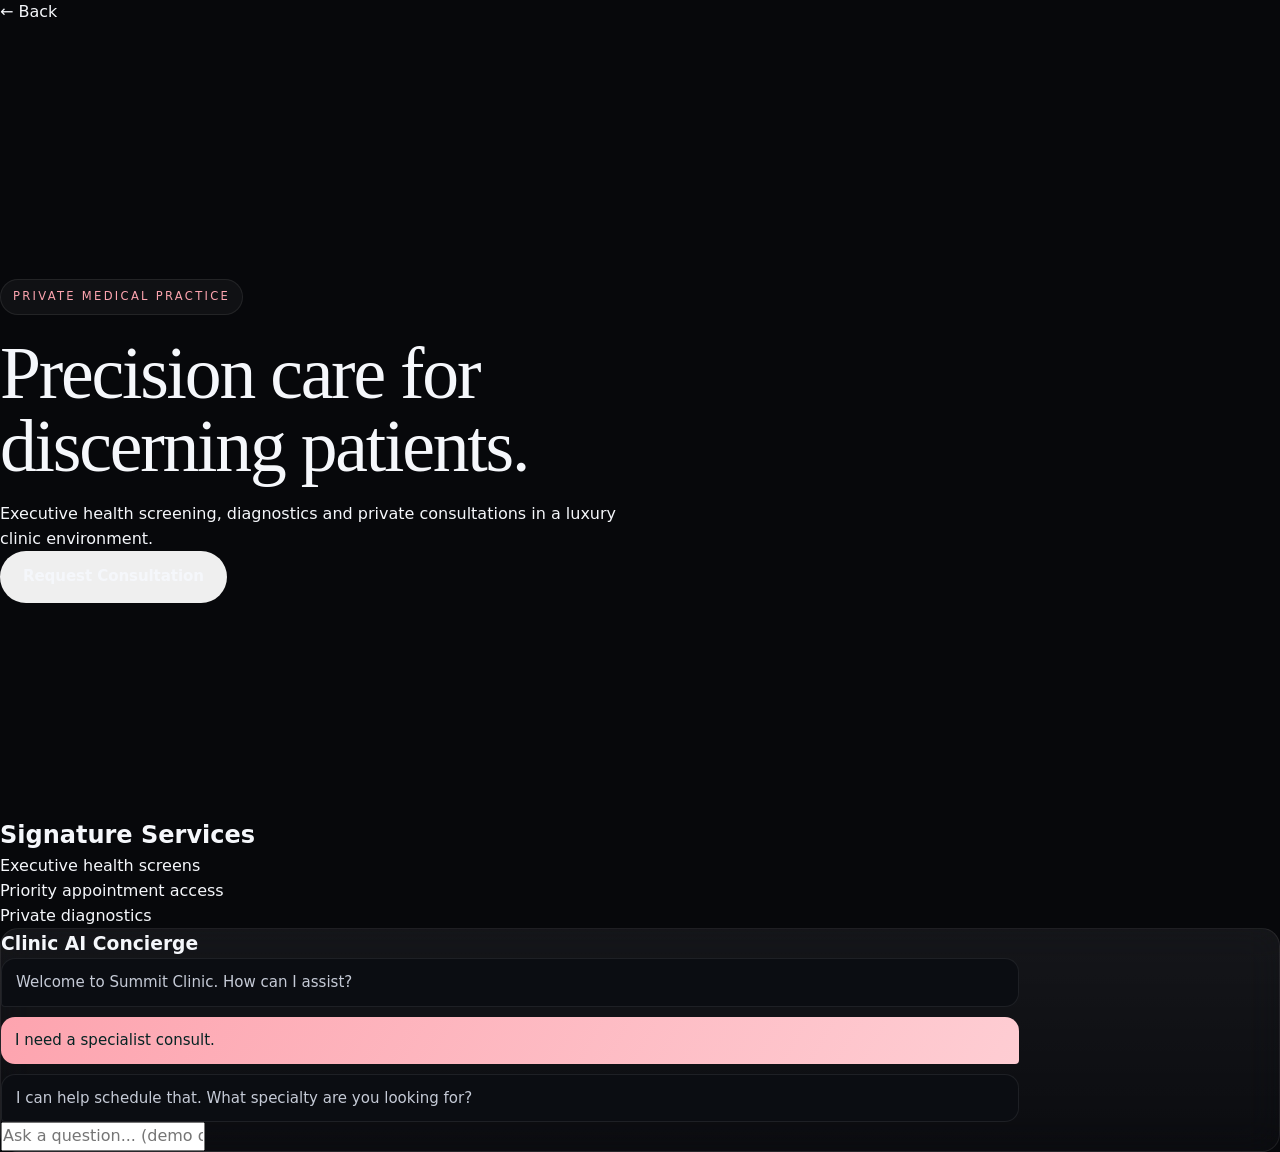
<file: contractor.html>
<!DOCTYPE html>
<html lang="en">
<head>
  <meta charset="UTF-8"/>
  <meta name="viewport" content="width=device-width, initial-scale=1.0"/>
  <title>Summit Private Clinic</title>
  <link rel="stylesheet" href="style.css"/>
</head>
<body class="demo clinic">

  <a class="back-pill" href="index.html">← Back</a>

  <header class="demo-hero clinic-hero">
    <div class="hero-text">
      <span class="badge">Private Medical Practice</span>
      <h1>Precision care for discerning patients.</h1>
      <p>Executive health screening, diagnostics and private consultations in a luxury clinic environment.</p>
      <button class="btn btn-light">Request Consultation</button>
    </div>
  </header>

  <section class="demo-section">
    <h2>Signature Services</h2>
    <div class="feature-grid">
      <div class="feature-card">Executive health screens</div>
      <div class="feature-card">Priority appointment access</div>
      <div class="feature-card">Private diagnostics</div>
    </div>
  </section>

  <section class="chatbot glass">
    <h3>Clinic AI Concierge</h3>
    <div class="chat-window">
      <div class="bubble bot">Welcome to Summit Clinic. How can I assist?</div>
      <div class="bubble user">I need a specialist consult.</div>
      <div class="bubble bot">I can help schedule that. What specialty are you looking for?</div>
    </div>
    <input type="text" placeholder="Ask a question... (demo only)"/>
  </section>

</body>
</html>
</file>
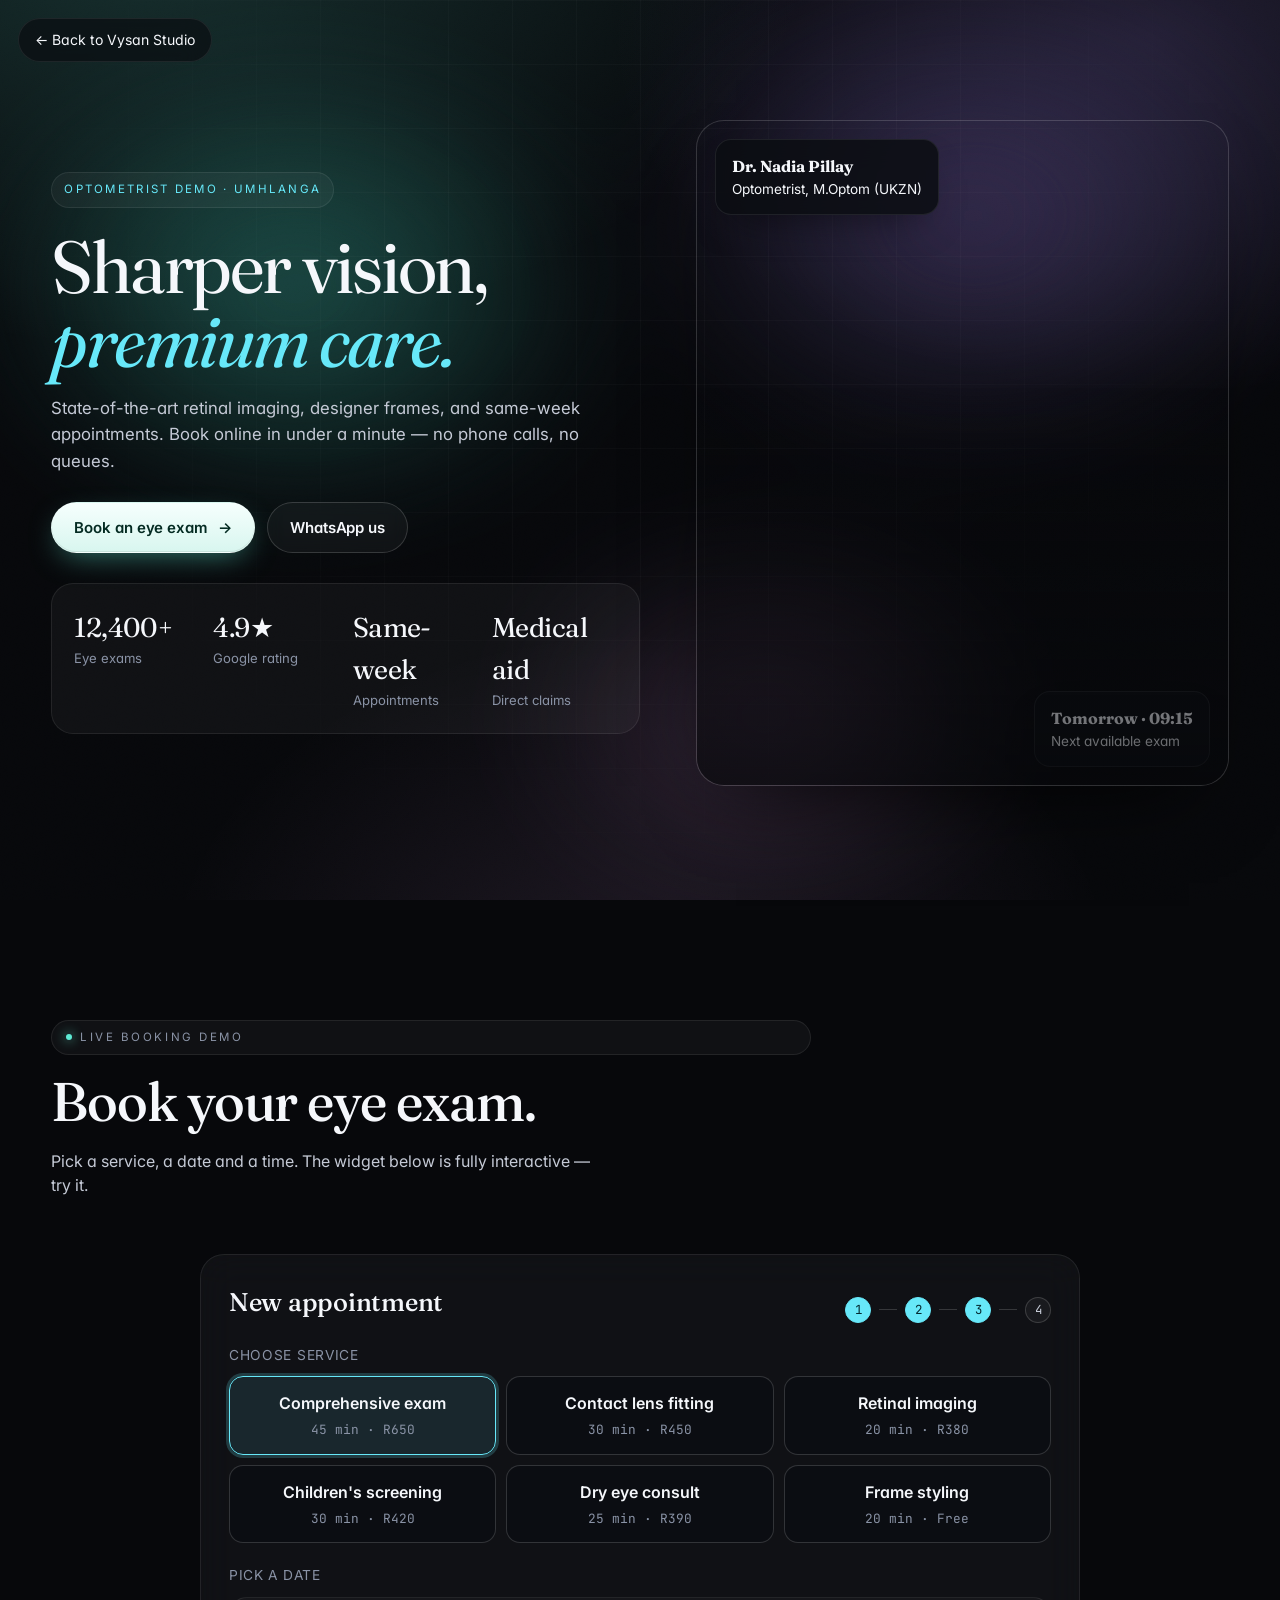
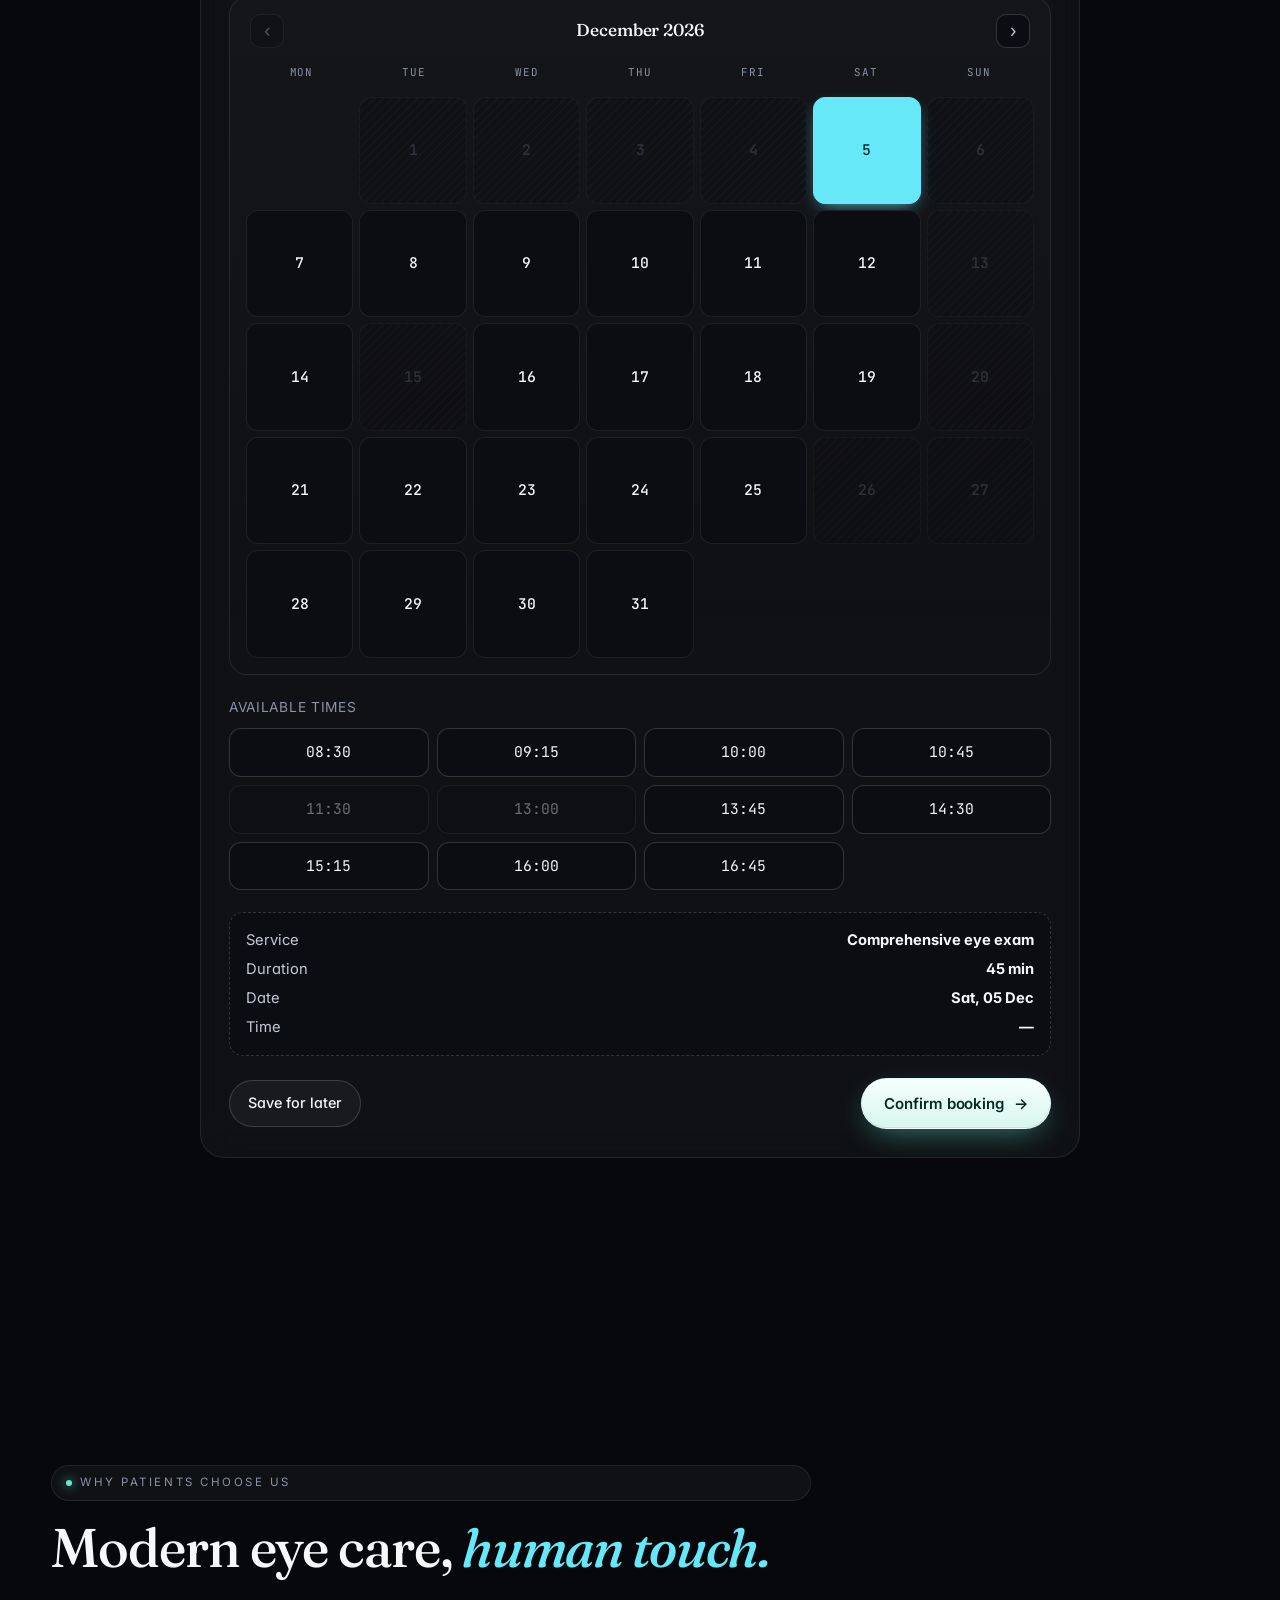
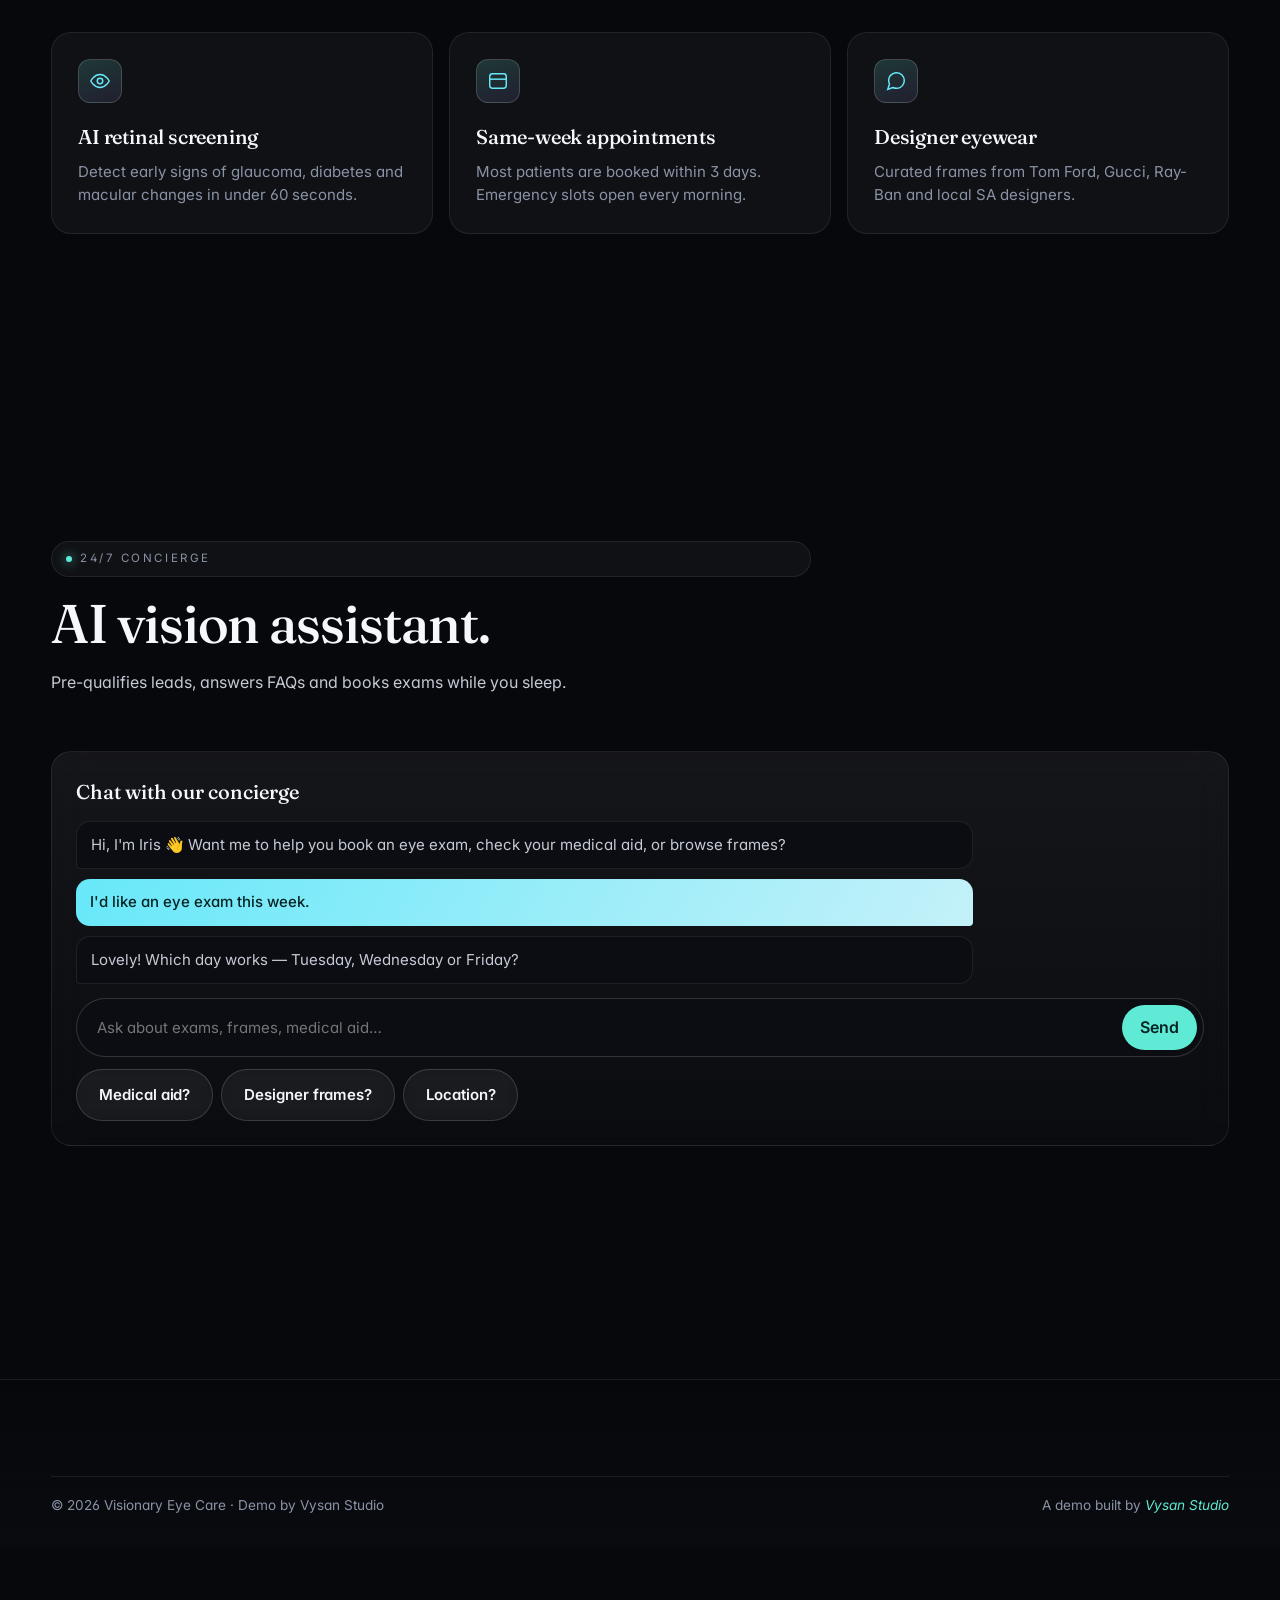
<file: optometrist.html>
<!DOCTYPE html>
<html lang="en">
<head>
  <meta charset="UTF-8" />
  <meta name="viewport" content="width=device-width, initial-scale=1.0" />
  <meta name="theme-color" content="#07080b" />
  <title>Visionary Eye Care — Optometrist Demo · Vysan Studio</title>
  <meta name="description" content="A live demo of a booking-first optometrist website built by Vysan Studio." />
  <link rel="icon" href="data:image/svg+xml;utf8,<svg xmlns='http://www.w3.org/2000/svg' viewBox='0 0 32 32'><rect width='32' height='32' rx='8' fill='%2367e8f9'/><text x='50%25' y='58%25' text-anchor='middle' font-family='serif' font-weight='700' font-size='18' fill='%23042a30'>V</text></svg>" />
  <link rel="preconnect" href="https://fonts.googleapis.com" />
  <link rel="preconnect" href="https://fonts.gstatic.com" crossorigin />
  <link href="https://fonts.googleapis.com/css2?family=Inter:wght@300;400;500;600;700&family=Fraunces:opsz,wght@9..144,400;9..144,500;9..144,600&family=JetBrains+Mono:wght@400;500&display=swap" rel="stylesheet" />
  <link rel="stylesheet" href="style.css" />
  <script defer src="script.js"></script>
</head>
<body class="opto demo-body">
  <div class="aurora" aria-hidden="true"></div>
  <div class="noise" aria-hidden="true"></div>

  <a class="demo-back" href="index.html">← Back to Vysan Studio</a>

  <!-- Hero -->
  <header class="demo-hero container">
    <div class="reveal">
      <span class="badge">Optometrist Demo · Umhlanga</span>
      <h1>Sharper vision, <em style="font-style:italic; color: var(--opto);">premium care.</em></h1>
      <p class="lede">State-of-the-art retinal imaging, designer frames, and same-week appointments. Book online in under a minute — no phone calls, no queues.</p>
      <div class="cta">
        <a class="btn btn-primary" href="#book">Book an eye exam <span class="arrow">→</span></a>
        <a class="btn btn-ghost" href="https://wa.me/27838555008">WhatsApp us</a>
      </div>

      <div class="stats-strip">
        <div class="it"><div class="num">12,400+</div><div class="lbl">Eye exams</div></div>
        <div class="it"><div class="num">4.9★</div><div class="lbl">Google rating</div></div>
        <div class="it"><div class="num">Same-week</div><div class="lbl">Appointments</div></div>
        <div class="it"><div class="num">Medical aid</div><div class="lbl">Direct claims</div></div>
      </div>
    </div>

    <div class="demo-vis reveal" data-delay="2" style="background-image:url('https://images.unsplash.com/photo-1574258495973-f010dfbb5371?auto=format&fit=crop&q=80&w=1400');">
      <div class="float tl"><strong>Dr. Nadia Pillay</strong>Optometrist, M.Optom (UKZN)</div>
      <div class="float br"><strong>Tomorrow · 09:15</strong>Next available exam</div>
    </div>
  </header>

  <!-- Booking widget -->
  <section id="book" class="section container">
    <div class="section-head reveal">
      <span class="eyebrow"><span class="dot"></span> Live booking demo</span>
      <h2>Book your eye exam.</h2>
      <p>Pick a service, a date and a time. The widget below is fully interactive — try it.</p>
    </div>

    <div class="booking glass reveal" data-booking>
      <div class="booking-head">
        <h3>New appointment</h3>
        <div class="stepper">
          <span class="num active">1</span><span class="line"></span>
          <span class="num">2</span><span class="line"></span>
          <span class="num">3</span><span class="line"></span>
          <span class="num">4</span>
        </div>
      </div>

      <div>
        <p style="color:var(--muted);margin-bottom:10px;font-size:.86rem;letter-spacing:.05em;text-transform:uppercase">Choose service</p>
        <div class="svc-grid">
          <button class="svc" data-name="Comprehensive eye exam" data-duration="45 min" aria-pressed="true">
            <span class="name">Comprehensive exam</span>
            <span class="duration">45 min · R650</span>
          </button>
          <button class="svc" data-name="Contact lens fitting" data-duration="30 min">
            <span class="name">Contact lens fitting</span>
            <span class="duration">30 min · R450</span>
          </button>
          <button class="svc" data-name="Retinal imaging" data-duration="20 min">
            <span class="name">Retinal imaging</span>
            <span class="duration">20 min · R380</span>
          </button>
          <button class="svc" data-name="Children's screening" data-duration="30 min">
            <span class="name">Children's screening</span>
            <span class="duration">30 min · R420</span>
          </button>
          <button class="svc" data-name="Dry eye consult" data-duration="25 min">
            <span class="name">Dry eye consult</span>
            <span class="duration">25 min · R390</span>
          </button>
          <button class="svc" data-name="Frame styling" data-duration="20 min">
            <span class="name">Frame styling</span>
            <span class="duration">20 min · Free</span>
          </button>
        </div>
      </div>

      <div>
        <p style="color:var(--muted);margin-bottom:10px;font-size:.86rem;letter-spacing:.05em;text-transform:uppercase">Pick a date</p>
        <div class="cal-shell" data-cal>
          <div class="cal-head">
            <button class="cal-nav" type="button" data-cal-prev aria-label="Previous month"><span aria-hidden="true">&#8249;</span></button>
            <div class="cal-title" data-cal-title aria-live="polite"></div>
            <button class="cal-nav" type="button" data-cal-next aria-label="Next month"><span aria-hidden="true">&#8250;</span></button>
          </div>
          <div class="cal-weekdays" aria-hidden="true"><span>Mon</span><span>Tue</span><span>Wed</span><span>Thu</span><span>Fri</span><span>Sat</span><span>Sun</span></div>
          <div class="cal" aria-label="Calendar" role="grid"></div>
        </div>
      </div>

      <div>
        <p style="color:var(--muted);margin-bottom:10px;font-size:.86rem;letter-spacing:.05em;text-transform:uppercase">Available times</p>
        <div class="slots"></div>
      </div>

      <div class="summary"></div>

      <div class="booking-actions">
        <button class="ghost" type="button">Save for later</button>
        <button class="btn btn-primary" type="button" data-confirm>Confirm booking <span class="arrow">→</span></button>
      </div>
    </div>
  </section>

  <!-- Why -->
  <section class="section container">
    <div class="section-head reveal">
      <span class="eyebrow"><span class="dot"></span> Why patients choose us</span>
      <h2>Modern eye care, <em style="color: var(--opto);">human touch.</em></h2>
    </div>
    <div class="cap-grid">
      <div class="cap-card reveal">
        <div class="cap-icon" style="color: var(--opto)" aria-hidden="true">
          <svg width="22" height="22" viewBox="0 0 24 24" fill="none" stroke="currentColor" stroke-width="1.6"><path d="M2 12s3.5-7 10-7 10 7 10 7-3.5 7-10 7S2 12 2 12z"/><circle cx="12" cy="12" r="3"/></svg>
        </div>
        <h3>AI retinal screening</h3>
        <p>Detect early signs of glaucoma, diabetes and macular changes in under 60 seconds.</p>
      </div>
      <div class="cap-card reveal" data-delay="1">
        <div class="cap-icon" style="color: var(--opto)" aria-hidden="true">
          <svg width="22" height="22" viewBox="0 0 24 24" fill="none" stroke="currentColor" stroke-width="1.6"><rect x="3" y="4" width="18" height="16" rx="3"/><path d="M3 10h18"/></svg>
        </div>
        <h3>Same-week appointments</h3>
        <p>Most patients are booked within 3 days. Emergency slots open every morning.</p>
      </div>
      <div class="cap-card reveal" data-delay="2">
        <div class="cap-icon" style="color: var(--opto)" aria-hidden="true">
          <svg width="22" height="22" viewBox="0 0 24 24" fill="none" stroke="currentColor" stroke-width="1.6"><path d="M21 11.5a8.38 8.38 0 0 1-.9 3.8 8.5 8.5 0 0 1-7.6 4.7 8.38 8.38 0 0 1-3.8-.9L3 21l1.9-5.7a8.38 8.38 0 0 1-.9-3.8 8.5 8.5 0 0 1 4.7-7.6 8.38 8.38 0 0 1 3.8-.9h.5a8.48 8.48 0 0 1 8 8v.5z"/></svg>
        </div>
        <h3>Designer eyewear</h3>
        <p>Curated frames from Tom Ford, Gucci, Ray-Ban and local SA designers.</p>
      </div>
    </div>
  </section>

  <!-- Chatbot demo -->
  <section class="section container">
    <div class="section-head reveal">
      <span class="eyebrow"><span class="dot"></span> 24/7 concierge</span>
      <h2>AI vision assistant.</h2>
      <p>Pre-qualifies leads, answers FAQs and books exams while you sleep.</p>
    </div>

    <div class="chat-demo glass reveal" data-chat data-replies='["Great! For an eye exam I have Tuesday 09:15 and Wednesday 14:30 open. Which works for you?","Most medical aids cover an annual eye exam. Would you like me to check yours?","Yes — we stock Ray-Ban, Tom Ford, Gucci and Maui Jim. Want to browse a few options first?","If you experience sudden vision loss please call us on 083 855 5008 immediately."]'>
      <h3>Chat with our concierge</h3>
      <div class="chat-window">
        <div class="bubble bot">Hi, I'm Iris 👋 Want me to help you book an eye exam, check your medical aid, or browse frames?</div>
        <div class="bubble user">I'd like an eye exam this week.</div>
        <div class="bubble bot">Lovely! Which day works — Tuesday, Wednesday or Friday?</div>
      </div>
      <div class="chat-input">
        <input type="text" placeholder="Ask about exams, frames, medical aid…" />
        <button type="button">Send</button>
      </div>
      <div style="display:flex;gap:8px;flex-wrap:wrap;margin-top:12px">
        <button class="btn btn-ghost" data-suggest="Do you take Discovery medical aid?">Medical aid?</button>
        <button class="btn btn-ghost" data-suggest="Do you have designer frames?">Designer frames?</button>
        <button class="btn btn-ghost" data-suggest="Where are you based?">Location?</button>
      </div>
    </div>
  </section>

  <footer class="foot">
    <div class="container foot-bottom">
      <span>© <span data-year>2026</span> Visionary Eye Care · Demo by Vysan Studio</span>
      <span class="made">A demo built by <a href="index.html"><em>Vysan Studio</em></a></span>
    </div>
  </footer>
</body>
</html>
</file>
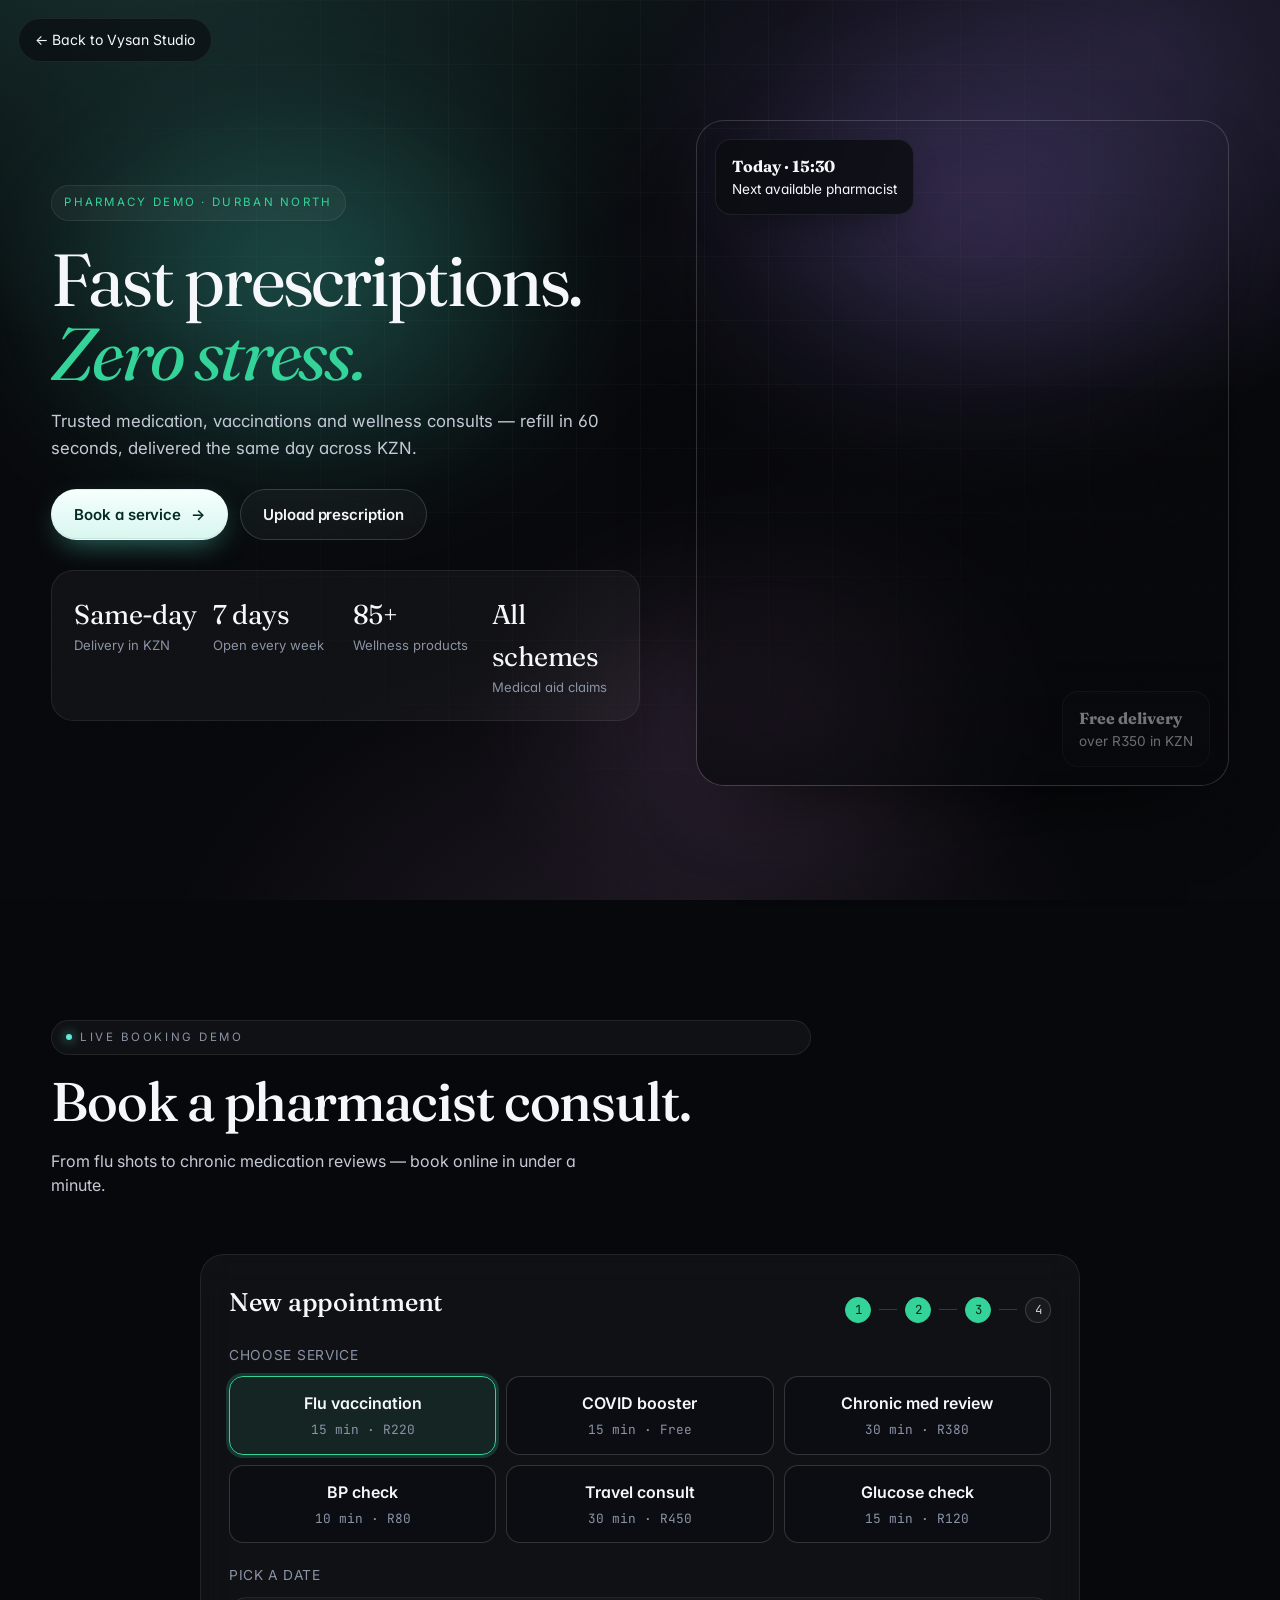
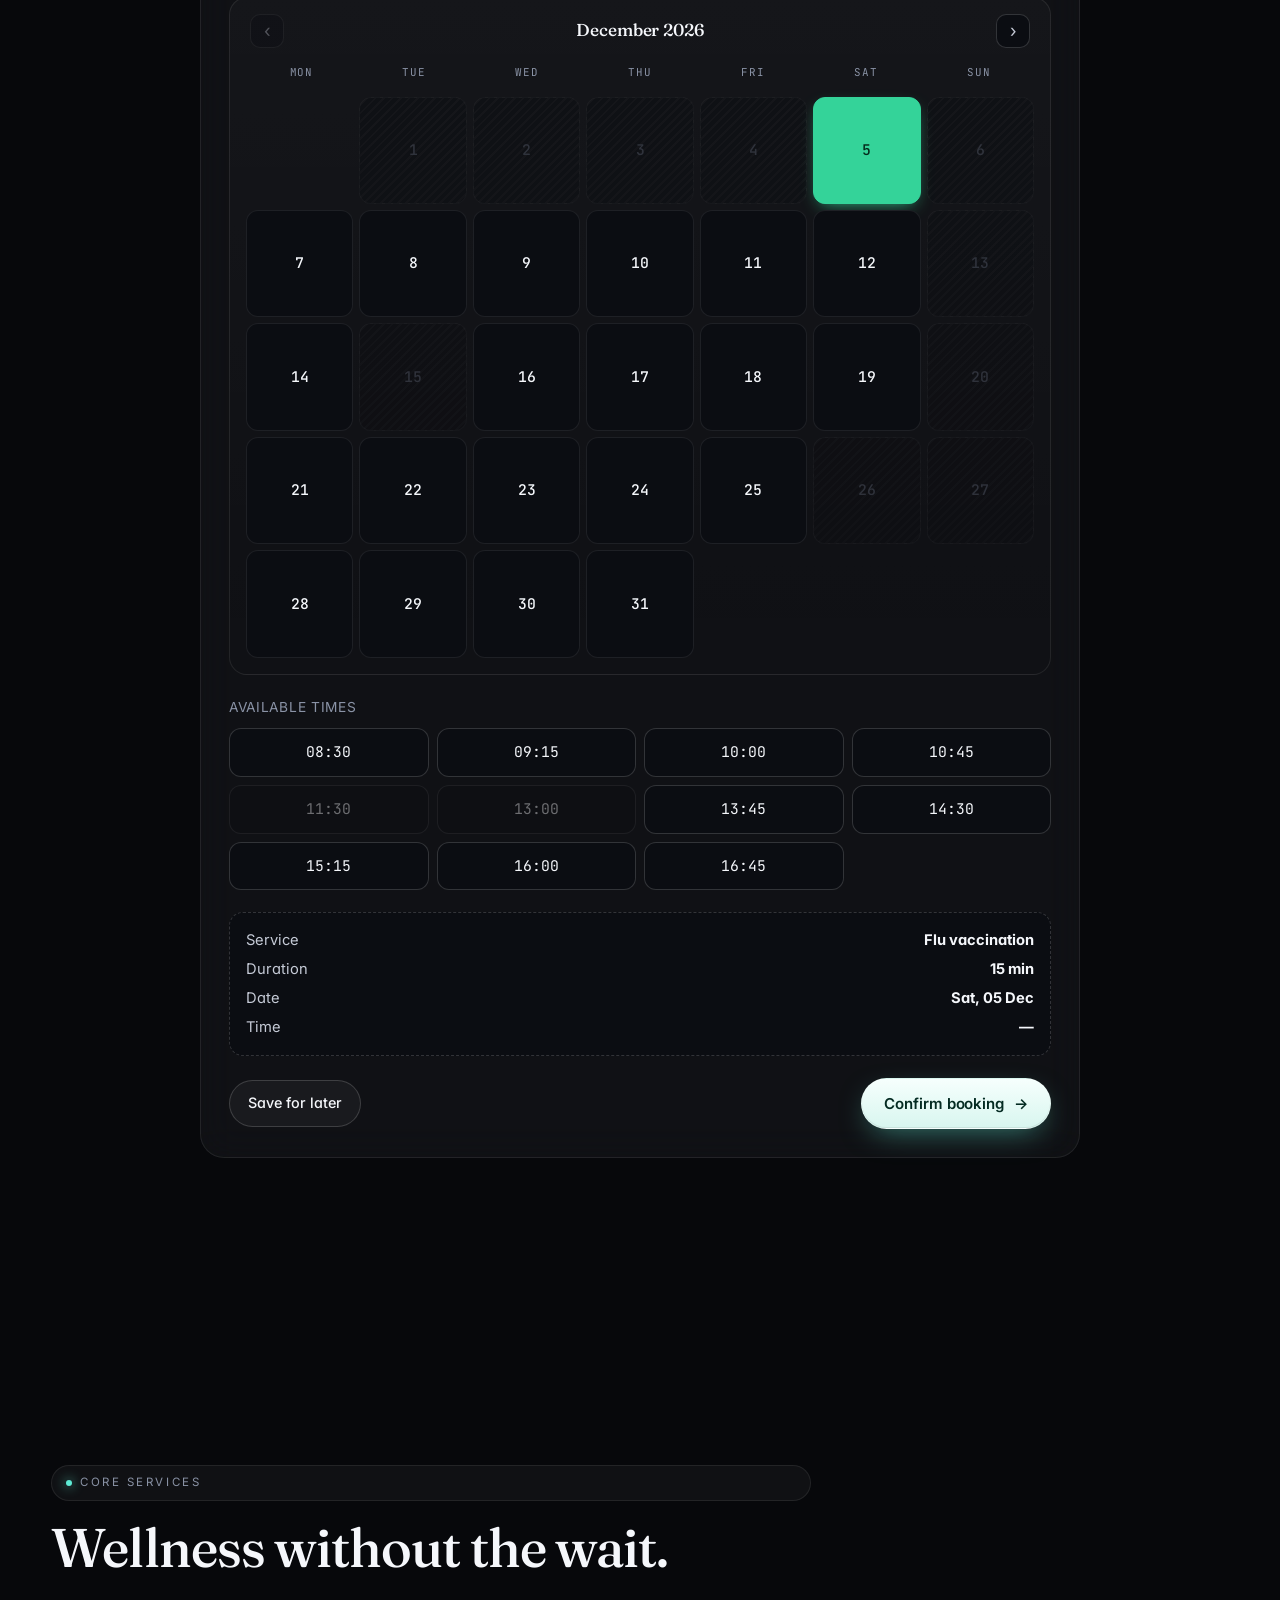
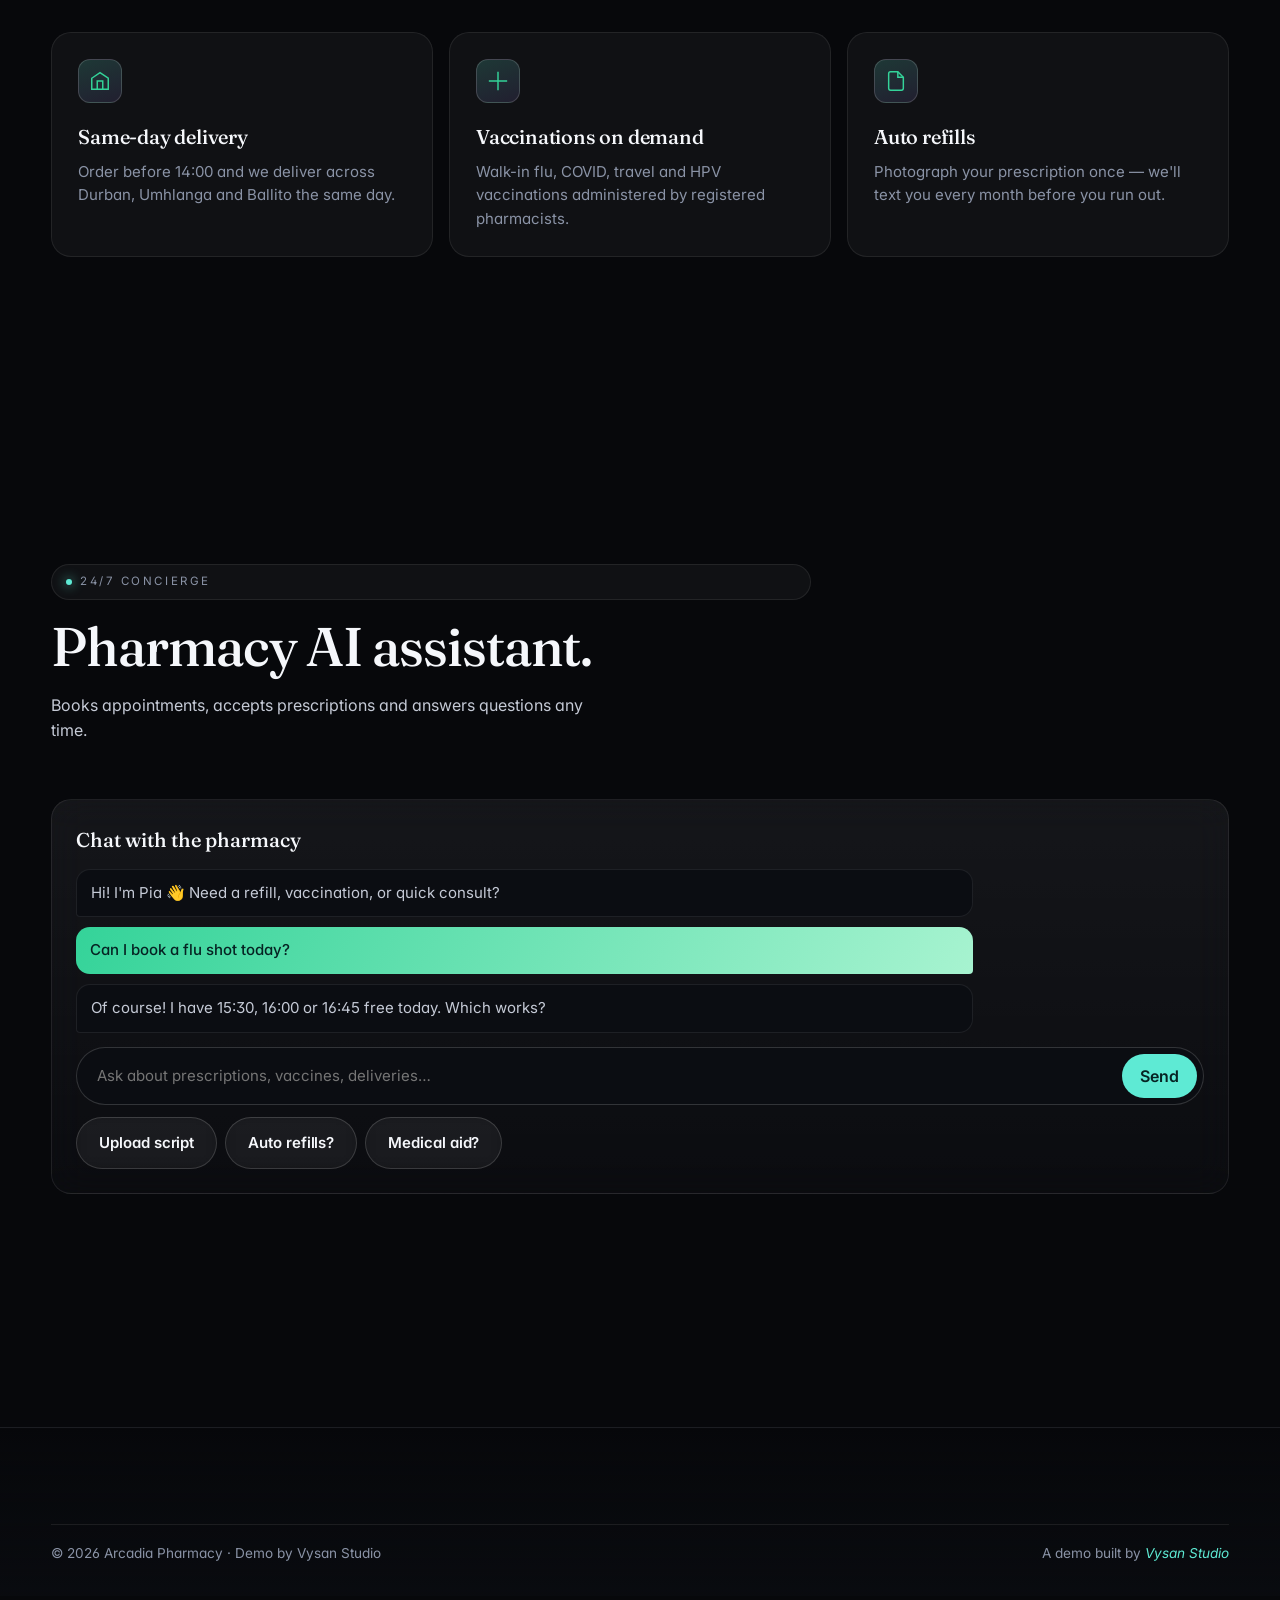
<file: pharmacy.html>
<!DOCTYPE html>
<html lang="en">
<head>
  <meta charset="UTF-8" />
  <meta name="viewport" content="width=device-width, initial-scale=1.0" />
  <meta name="theme-color" content="#07080b" />
  <title>Arcadia Pharmacy — Pharmacy Demo · Vysan Studio</title>
  <meta name="description" content="A live demo of a booking-first pharmacy website built by Vysan Studio." />
  <link rel="icon" href="data:image/svg+xml;utf8,<svg xmlns='http://www.w3.org/2000/svg' viewBox='0 0 32 32'><rect width='32' height='32' rx='8' fill='%2334d399'/><text x='50%25' y='58%25' text-anchor='middle' font-family='serif' font-weight='700' font-size='18' fill='%23052b1c'>V</text></svg>" />
  <link rel="preconnect" href="https://fonts.googleapis.com" />
  <link rel="preconnect" href="https://fonts.gstatic.com" crossorigin />
  <link href="https://fonts.googleapis.com/css2?family=Inter:wght@300;400;500;600;700&family=Fraunces:opsz,wght@9..144,400;9..144,500;9..144,600&family=JetBrains+Mono:wght@400;500&display=swap" rel="stylesheet" />
  <link rel="stylesheet" href="style.css" />
  <script defer src="script.js"></script>
</head>
<body class="pharm demo-body">
  <div class="aurora" aria-hidden="true"></div>
  <div class="noise" aria-hidden="true"></div>

  <a class="demo-back" href="index.html">← Back to Vysan Studio</a>

  <header class="demo-hero container">
    <div class="reveal">
      <span class="badge">Pharmacy Demo · Durban North</span>
      <h1>Fast prescriptions. <em style="font-style:italic; color: var(--pharm);">Zero stress.</em></h1>
      <p class="lede">Trusted medication, vaccinations and wellness consults — refill in 60 seconds, delivered the same day across KZN.</p>
      <div class="cta">
        <a class="btn btn-primary" href="#book">Book a service <span class="arrow">→</span></a>
        <a class="btn btn-ghost" href="https://wa.me/27838555008?text=Hi%20Arcadia%2C%20I%20need%20a%20prescription%20refill.">Upload prescription</a>
      </div>

      <div class="stats-strip">
        <div class="it"><div class="num">Same-day</div><div class="lbl">Delivery in KZN</div></div>
        <div class="it"><div class="num">7 days</div><div class="lbl">Open every week</div></div>
        <div class="it"><div class="num">85+</div><div class="lbl">Wellness products</div></div>
        <div class="it"><div class="num">All schemes</div><div class="lbl">Medical aid claims</div></div>
      </div>
    </div>

    <div class="demo-vis reveal" data-delay="2" style="background-image:url('https://images.unsplash.com/photo-1576091160550-2173dba999ef?auto=format&fit=crop&q=80&w=1400');">
      <div class="float tl"><strong>Today · 15:30</strong>Next available pharmacist</div>
      <div class="float br"><strong>Free delivery</strong>over R350 in KZN</div>
    </div>
  </header>

  <section id="book" class="section container">
    <div class="section-head reveal">
      <span class="eyebrow"><span class="dot"></span> Live booking demo</span>
      <h2>Book a pharmacist consult.</h2>
      <p>From flu shots to chronic medication reviews — book online in under a minute.</p>
    </div>

    <div class="booking glass reveal" data-booking>
      <div class="booking-head">
        <h3>New appointment</h3>
        <div class="stepper">
          <span class="num active">1</span><span class="line"></span>
          <span class="num">2</span><span class="line"></span>
          <span class="num">3</span><span class="line"></span>
          <span class="num">4</span>
        </div>
      </div>

      <div>
        <p style="color:var(--muted);margin-bottom:10px;font-size:.86rem;letter-spacing:.05em;text-transform:uppercase">Choose service</p>
        <div class="svc-grid">
          <button class="svc" data-name="Flu vaccination" data-duration="15 min" aria-pressed="true">
            <span class="name">Flu vaccination</span>
            <span class="duration">15 min · R220</span>
          </button>
          <button class="svc" data-name="COVID booster" data-duration="15 min">
            <span class="name">COVID booster</span>
            <span class="duration">15 min · Free</span>
          </button>
          <button class="svc" data-name="Chronic med review" data-duration="30 min">
            <span class="name">Chronic med review</span>
            <span class="duration">30 min · R380</span>
          </button>
          <button class="svc" data-name="Blood pressure check" data-duration="10 min">
            <span class="name">BP check</span>
            <span class="duration">10 min · R80</span>
          </button>
          <button class="svc" data-name="Travel health consult" data-duration="30 min">
            <span class="name">Travel consult</span>
            <span class="duration">30 min · R450</span>
          </button>
          <button class="svc" data-name="Glucose screening" data-duration="15 min">
            <span class="name">Glucose check</span>
            <span class="duration">15 min · R120</span>
          </button>
        </div>
      </div>

      <div>
        <p style="color:var(--muted);margin-bottom:10px;font-size:.86rem;letter-spacing:.05em;text-transform:uppercase">Pick a date</p>
        <div class="cal-shell" data-cal>
          <div class="cal-head">
            <button class="cal-nav" type="button" data-cal-prev aria-label="Previous month"><span aria-hidden="true">&#8249;</span></button>
            <div class="cal-title" data-cal-title aria-live="polite"></div>
            <button class="cal-nav" type="button" data-cal-next aria-label="Next month"><span aria-hidden="true">&#8250;</span></button>
          </div>
          <div class="cal-weekdays" aria-hidden="true"><span>Mon</span><span>Tue</span><span>Wed</span><span>Thu</span><span>Fri</span><span>Sat</span><span>Sun</span></div>
          <div class="cal" aria-label="Calendar" role="grid"></div>
        </div>
      </div>

      <div>
        <p style="color:var(--muted);margin-bottom:10px;font-size:.86rem;letter-spacing:.05em;text-transform:uppercase">Available times</p>
        <div class="slots"></div>
      </div>

      <div class="summary"></div>

      <div class="booking-actions">
        <button class="ghost" type="button">Save for later</button>
        <button class="btn btn-primary" type="button" data-confirm>Confirm booking <span class="arrow">→</span></button>
      </div>
    </div>
  </section>

  <section class="section container">
    <div class="section-head reveal">
      <span class="eyebrow"><span class="dot"></span> Core services</span>
      <h2>Wellness without the wait.</h2>
    </div>
    <div class="cap-grid">
      <div class="cap-card reveal">
        <div class="cap-icon" style="color: var(--pharm)" aria-hidden="true">
          <svg width="22" height="22" viewBox="0 0 24 24" fill="none" stroke="currentColor" stroke-width="1.6"><path d="M3 9l9-6 9 6v12H3z"/><path d="M9 21V12h6v9"/></svg>
        </div>
        <h3>Same-day delivery</h3>
        <p>Order before 14:00 and we deliver across Durban, Umhlanga and Ballito the same day.</p>
      </div>
      <div class="cap-card reveal" data-delay="1">
        <div class="cap-icon" style="color: var(--pharm)" aria-hidden="true">
          <svg width="22" height="22" viewBox="0 0 24 24" fill="none" stroke="currentColor" stroke-width="1.6"><path d="M12 2v20M2 12h20"/></svg>
        </div>
        <h3>Vaccinations on demand</h3>
        <p>Walk-in flu, COVID, travel and HPV vaccinations administered by registered pharmacists.</p>
      </div>
      <div class="cap-card reveal" data-delay="2">
        <div class="cap-icon" style="color: var(--pharm)" aria-hidden="true">
          <svg width="22" height="22" viewBox="0 0 24 24" fill="none" stroke="currentColor" stroke-width="1.6"><path d="M14 2H6a2 2 0 0 0-2 2v16a2 2 0 0 0 2 2h12a2 2 0 0 0 2-2V8z"/><path d="M14 2v6h6"/></svg>
        </div>
        <h3>Auto refills</h3>
        <p>Photograph your prescription once — we'll text you every month before you run out.</p>
      </div>
    </div>
  </section>

  <!-- Chatbot -->
  <section class="section container">
    <div class="section-head reveal">
      <span class="eyebrow"><span class="dot"></span> 24/7 concierge</span>
      <h2>Pharmacy AI assistant.</h2>
      <p>Books appointments, accepts prescriptions and answers questions any time.</p>
    </div>

    <div class="chat-demo glass reveal" data-chat data-replies='["Sure — please send a clear photo of your script via WhatsApp on 083 855 5008.","I have a flu shot slot today at 15:30, or tomorrow morning at 09:00. Which works?","Yes — Discovery, Bonitas, Momentum and Medshield are all directly claimed.","For chronic medication we offer a R39/month auto-refill plan. Want to opt in?"]'>
      <h3>Chat with the pharmacy</h3>
      <div class="chat-window">
        <div class="bubble bot">Hi! I'm Pia 👋 Need a refill, vaccination, or quick consult?</div>
        <div class="bubble user">Can I book a flu shot today?</div>
        <div class="bubble bot">Of course! I have 15:30, 16:00 or 16:45 free today. Which works?</div>
      </div>
      <div class="chat-input">
        <input type="text" placeholder="Ask about prescriptions, vaccines, deliveries…" />
        <button type="button">Send</button>
      </div>
      <div style="display:flex;gap:8px;flex-wrap:wrap;margin-top:12px">
        <button class="btn btn-ghost" data-suggest="I'd like to upload a prescription">Upload script</button>
        <button class="btn btn-ghost" data-suggest="Do you do auto refills?">Auto refills?</button>
        <button class="btn btn-ghost" data-suggest="Do you take medical aid?">Medical aid?</button>
      </div>
    </div>
  </section>

  <footer class="foot">
    <div class="container foot-bottom">
      <span>© <span data-year>2026</span> Arcadia Pharmacy · Demo by Vysan Studio</span>
      <span class="made">A demo built by <a href="index.html"><em>Vysan Studio</em></a></span>
    </div>
  </footer>
</body>
</html>
</file>
<file: style.css>
/* ============================================================
   Vysan Studio — Senior-grade design system
   Mobile-first, dark canvas, glassmorphism, kinetic accents
   ============================================================ */

:root {
  /* Palette */
  --bg-0: #07080b;
  --bg-1: #0b0d12;
  --bg-2: #11141b;
  --surface: rgba(255, 255, 255, 0.04);
  --surface-2: rgba(255, 255, 255, 0.06);
  --border: rgba(255, 255, 255, 0.08);
  --border-strong: rgba(255, 255, 255, 0.16);
  --text: #f5f7fb;
  --text-dim: #c5cad6;
  --muted: #8a93a6;
  --muted-2: #5b6273;

  /* Brand */
  --accent: #5eead4;          /* electric mint */
  --accent-2: #a78bfa;         /* violet */
  --accent-3: #f0abfc;         /* pink */
  --warn: #fbbf24;
  --ok: #34d399;
  --danger: #fb7185;

  /* Vertical themes */
  --opto: #67e8f9;
  --pharm: #34d399;
  --clinic: #fda4af;
  --salon: #f0abfc;

  /* Type */
  --font-sans: "Inter", ui-sans-serif, system-ui, -apple-system, "Segoe UI", Roboto, sans-serif;
  --font-display: "Fraunces", "Playfair Display", "Times New Roman", serif;
  --font-mono: "JetBrains Mono", ui-monospace, SFMono-Regular, Menlo, monospace;

  /* Layout */
  --radius-sm: 10px;
  --radius: 18px;
  --radius-lg: 28px;
  --shadow-sm: 0 1px 2px rgba(0, 0, 0, 0.4);
  --shadow-md: 0 18px 40px -20px rgba(0, 0, 0, 0.6);
  --shadow-lg: 0 40px 80px -40px rgba(0, 0, 0, 0.8);
  --container: min(1200px, 92%);
  --pad-section: clamp(80px, 12vw, 160px);

  /* Motion */
  --ease-out: cubic-bezier(0.22, 1, 0.36, 1);
  --ease-in-out: cubic-bezier(0.65, 0, 0.35, 1);
  --t-fast: 180ms;
  --t-med: 320ms;
  --t-slow: 560ms;
}

* { box-sizing: border-box; margin: 0; padding: 0; }
html { scroll-behavior: smooth; -webkit-text-size-adjust: 100%; }
html:focus-within { scroll-behavior: smooth; }

body {
  font-family: var(--font-sans);
  font-feature-settings: "ss01", "cv11";
  background: var(--bg-0);
  color: var(--text);
  line-height: 1.55;
  -webkit-font-smoothing: antialiased;
  text-rendering: optimizeLegibility;
  overflow-x: hidden;
  min-height: 100dvh;
}

a { color: inherit; text-decoration: none; }
img, svg { display: block; max-width: 100%; }
button { font: inherit; color: inherit; cursor: pointer; }
input, textarea, select { font: inherit; color: inherit; }
::selection { background: var(--accent); color: #062323; }

/* ============================================================
   Backdrop — animated aurora field
   ============================================================ */
.aurora {
  position: fixed; inset: 0; z-index: -1; overflow: hidden; pointer-events: none;
  background:
    radial-gradient(1100px 700px at 12% -8%, rgba(94, 234, 212, 0.18), transparent 60%),
    radial-gradient(900px 600px at 90% 4%, rgba(167, 139, 250, 0.16), transparent 60%),
    radial-gradient(800px 600px at 50% 110%, rgba(240, 171, 252, 0.10), transparent 60%),
    var(--bg-0);
}
.aurora::before {
  content: "";
  position: absolute; inset: -20%;
  background:
    radial-gradient(closest-side, rgba(94, 234, 212, 0.35), transparent) 20% 30% / 36% 36% no-repeat,
    radial-gradient(closest-side, rgba(167, 139, 250, 0.28), transparent) 80% 20% / 38% 38% no-repeat,
    radial-gradient(closest-side, rgba(240, 171, 252, 0.18), transparent) 60% 80% / 30% 30% no-repeat;
  filter: blur(60px) saturate(120%);
  animation: drift 22s var(--ease-in-out) infinite alternate;
  opacity: .9;
}
.aurora::after {
  content: "";
  position: absolute; inset: 0;
  background-image:
    linear-gradient(rgba(255,255,255,0.025) 1px, transparent 1px),
    linear-gradient(90deg, rgba(255,255,255,0.025) 1px, transparent 1px);
  background-size: 64px 64px;
  mask-image: radial-gradient(ellipse at 50% 30%, #000 30%, transparent 75%);
}
@keyframes drift {
  0%   { transform: translate3d(0,0,0) rotate(0deg); }
  100% { transform: translate3d(2%, -1%, 0) rotate(8deg); }
}
@media (prefers-reduced-motion: reduce) {
  .aurora::before { animation: none; }
}

.noise {
  position: fixed; inset: 0; z-index: -1; pointer-events: none; opacity: .035; mix-blend-mode: overlay;
  background-image: url("data:image/svg+xml;utf8,<svg xmlns='http://www.w3.org/2000/svg' width='160' height='160'><filter id='n'><feTurbulence type='fractalNoise' baseFrequency='0.9' numOctaves='2' stitchTiles='stitch'/></filter><rect width='100%25' height='100%25' filter='url(%23n)'/></svg>");
}

/* ============================================================
   Layout primitives
   ============================================================ */
.container { width: var(--container); margin-inline: auto; }
.section { padding-block: var(--pad-section); position: relative; }
.eyebrow {
  display: inline-flex; align-items: center; gap: 8px;
  font-size: .72rem; letter-spacing: .22em; text-transform: uppercase;
  color: var(--muted); padding: 8px 14px; border-radius: 999px;
  border: 1px solid var(--border); background: var(--surface);
}
.eyebrow .dot { width: 6px; height: 6px; border-radius: 999px; background: var(--accent); box-shadow: 0 0 12px var(--accent); }

.section-head { display: flex; flex-direction: column; gap: 18px; max-width: 760px; margin-bottom: 56px; }
.section-head h2 {
  font-family: var(--font-display); font-weight: 500;
  font-size: clamp(2rem, 4.4vw, 3.4rem); letter-spacing: -0.02em; line-height: 1.05;
}
.section-head h2 em { font-style: italic; color: var(--accent); }
.section-head p { color: var(--text-dim); max-width: 56ch; }

.glass {
  background: linear-gradient(180deg, rgba(255,255,255,0.06), rgba(255,255,255,0.02));
  border: 1px solid var(--border);
  border-radius: var(--radius);
  backdrop-filter: blur(18px) saturate(140%);
  -webkit-backdrop-filter: blur(18px) saturate(140%);
}

/* Buttons */
.btn {
  display: inline-flex; align-items: center; justify-content: center; gap: 10px;
  padding: 13px 22px; border-radius: 999px; border: 1px solid transparent;
  font-weight: 600; font-size: .94rem; letter-spacing: -0.005em;
  transition: transform var(--t-fast) var(--ease-out), background var(--t-fast), color var(--t-fast), border-color var(--t-fast), box-shadow var(--t-med);
  white-space: nowrap;
}
.btn:hover { transform: translateY(-1px); }
.btn:active { transform: translateY(0); }
.btn .arrow { transition: transform var(--t-fast) var(--ease-out); }
.btn:hover .arrow { transform: translateX(3px); }

.btn-primary {
  background: linear-gradient(180deg, #f6fffd, #d8f6ef);
  color: #042b22;
  box-shadow: 0 10px 30px -10px rgba(94, 234, 212, 0.55), inset 0 -1px 0 rgba(0,0,0,0.08);
}
.btn-primary:hover { box-shadow: 0 16px 40px -12px rgba(94, 234, 212, 0.7), inset 0 -1px 0 rgba(0,0,0,0.08); }

.btn-ghost {
  background: var(--surface); color: var(--text);
  border-color: var(--border-strong);
  backdrop-filter: blur(8px);
}
.btn-ghost:hover { background: var(--surface-2); border-color: rgba(255,255,255,0.3); }

.btn-dark { background: #0b0d12; color: #fff; border: 1px solid var(--border-strong); }
.btn-dark:hover { background: #11141b; }

.btn-link { padding: 0; background: none; color: var(--text-dim); border: 0; }
.btn-link:hover { color: var(--accent); }

/* ============================================================
   Navigation
   ============================================================ */
.nav {
  position: fixed; inset: 18px 0 auto 0; z-index: 50;
  display: flex; justify-content: center; pointer-events: none;
  transition: top var(--t-med) var(--ease-out);
}
body.scrolled .nav { top: 10px; }
.nav-inner {
  pointer-events: auto;
  display: flex; align-items: center; gap: 8px;
  padding: 8px; padding-left: 20px;
  width: min(960px, 92%);
  background: rgba(11, 13, 18, 0.55);
  border: 1px solid var(--border);
  border-radius: 999px;
  backdrop-filter: blur(18px) saturate(140%);
  -webkit-backdrop-filter: blur(18px) saturate(140%);
  box-shadow: var(--shadow-md);
  transition: padding var(--t-med) var(--ease-out), background var(--t-med), border-color var(--t-med), box-shadow var(--t-med);
}
body.scrolled .nav-inner {
  padding: 6px; padding-left: 18px;
  background: rgba(11, 13, 18, 0.78);
  border-color: var(--border-strong);
  box-shadow: 0 12px 30px -12px rgba(0,0,0,0.6);
}
.scroll-progress {
  position: fixed; top: 0; left: 0; right: 0; height: 2px; z-index: 100;
  background: transparent; pointer-events: none;
}
.scroll-progress::after {
  content: ""; display: block; height: 100%; width: var(--scroll, 0%);
  background: linear-gradient(90deg, var(--accent), var(--accent-2), var(--accent-3));
  box-shadow: 0 0 12px var(--accent);
  transition: width 80ms linear;
}
.nav-logo {
  font-family: var(--font-display); font-size: 1.05rem; font-weight: 600; letter-spacing: -0.01em;
  display: inline-flex; align-items: center; gap: 8px;
}
.nav-logo .mark {
  width: 22px; height: 22px; border-radius: 6px;
  background: conic-gradient(from 220deg, var(--accent), var(--accent-2), var(--accent-3), var(--accent));
  box-shadow: 0 0 24px rgba(94, 234, 212, 0.45);
}
.nav-links {
  display: flex; align-items: center; gap: 4px; margin-left: auto;
}
.nav-links a {
  padding: 9px 14px; border-radius: 999px; color: var(--text-dim); font-size: .92rem;
  transition: color var(--t-fast), background var(--t-fast);
}
.nav-links a:hover { color: var(--text); background: var(--surface); }
.nav .btn { padding: 10px 18px; }
.nav-toggle {
  display: none; width: 40px; height: 40px; border-radius: 999px;
  background: var(--surface); border: 1px solid var(--border); align-items: center; justify-content: center;
  margin-left: auto;
}
.nav-toggle span { width: 16px; height: 1.5px; background: #fff; position: relative; }
.nav-toggle span::before, .nav-toggle span::after {
  content: ""; position: absolute; width: 16px; height: 1.5px; background: #fff; left: 0;
  transition: transform var(--t-fast);
}
.nav-toggle span::before { top: -5px; }
.nav-toggle span::after { top: 5px; }
body.menu-open .nav-toggle span { background: transparent; }
body.menu-open .nav-toggle span::before { transform: translateY(5px) rotate(45deg); }
body.menu-open .nav-toggle span::after { transform: translateY(-5px) rotate(-45deg); }

@media (max-width: 760px) {
  .nav-links, .nav .btn:not(.nav-toggle) { display: none; }
  .nav-toggle { display: inline-flex; }
  .nav-mobile {
    position: fixed; inset: 80px 4% auto; z-index: 49;
    padding: 18px; border-radius: 22px;
    background: rgba(11,13,18,0.92);
    border: 1px solid var(--border);
    backdrop-filter: blur(18px);
    transform: translateY(-12px); opacity: 0; pointer-events: none;
    transition: transform var(--t-med) var(--ease-out), opacity var(--t-med);
    display: grid; gap: 6px;
  }
  body.menu-open .nav-mobile { transform: translateY(0); opacity: 1; pointer-events: auto; }
  .nav-mobile a { padding: 12px 14px; border-radius: 12px; color: var(--text-dim); }
  .nav-mobile a:hover { background: var(--surface); color: var(--text); }
  .nav-mobile .btn { width: 100%; margin-top: 6px; }
}
@media (min-width: 761px) {
  .nav-mobile { display: none; }
}

/* ============================================================
   Hero
   ============================================================ */
.hero {
  padding-top: clamp(140px, 18vh, 200px);
  padding-bottom: clamp(80px, 10vw, 140px);
  position: relative;
}
.hero-grid {
  display: grid; grid-template-columns: 1.2fr 0.8fr; gap: 56px;
  align-items: end;
}
@media (max-width: 960px) { .hero-grid { grid-template-columns: 1fr; gap: 40px; } }

.hero h1 {
  font-family: var(--font-display);
  font-weight: 400;
  font-size: clamp(2.8rem, 7.4vw, 6.4rem);
  letter-spacing: -0.035em;
  line-height: 0.98;
  margin-block: 24px 24px;
}
.hero h1 em {
  font-style: italic;
  background: linear-gradient(120deg, var(--accent), var(--accent-2) 60%, var(--accent-3));
  -webkit-background-clip: text; background-clip: text; color: transparent;
}
.hero h1 .underline {
  position: relative; display: inline-block;
}
.hero h1 .underline::after {
  content: ""; position: absolute; left: 0; bottom: 0.05em;
  width: 100%; height: 0.12em;
  background: linear-gradient(90deg, var(--accent), var(--accent-2));
  border-radius: 999px; transform-origin: left;
  animation: stroke 1.4s var(--ease-out) .3s both;
}
@keyframes stroke { from { transform: scaleX(0); } to { transform: scaleX(1); } }

.hero-sub { color: var(--text-dim); max-width: 56ch; font-size: 1.05rem; }
.hero-cta { display: flex; gap: 12px; flex-wrap: wrap; margin-top: 32px; }

.hero-stats {
  display: grid; grid-template-columns: repeat(3, minmax(0, 1fr));
  gap: 14px; margin-top: 56px;
}
.hero-stats .stat {
  padding: 18px 18px;
  border: 1px solid var(--border); border-radius: 16px;
  background: var(--surface);
}
.hero-stats .stat .num {
  font-family: var(--font-display); font-size: 1.9rem; letter-spacing: -0.02em; color: var(--text);
}
.hero-stats .stat .lbl { color: var(--muted); font-size: .82rem; margin-top: 4px; }

/* Mockup card */
.hero-mockup {
  position: relative; aspect-ratio: 4/5; border-radius: 28px;
  background:
    radial-gradient(120% 80% at 0% 0%, rgba(94,234,212,0.18), transparent 60%),
    radial-gradient(120% 80% at 100% 100%, rgba(167,139,250,0.18), transparent 60%),
    linear-gradient(160deg, #0e1219, #0b0d12);
  border: 1px solid var(--border-strong);
  overflow: hidden;
  box-shadow: var(--shadow-lg);
}
.hero-mockup::before {
  content: ""; position: absolute; inset: 0;
  background: conic-gradient(from 180deg at 50% 50%, transparent 0deg, rgba(94,234,212,0.2) 90deg, transparent 180deg, rgba(167,139,250,0.2) 270deg, transparent 360deg);
  filter: blur(40px); opacity: .55;
  animation: spin 14s linear infinite;
}
@keyframes spin { to { transform: rotate(360deg); } }
.hero-mockup .browser {
  position: absolute; inset: 14px;
  background: rgba(11,13,18,0.85); border: 1px solid var(--border);
  border-radius: 18px; overflow: hidden;
  display: grid; grid-template-rows: auto 1fr;
}
.browser-bar {
  display: flex; align-items: center; gap: 8px;
  padding: 12px 14px; border-bottom: 1px solid var(--border);
  background: linear-gradient(180deg, rgba(255,255,255,0.04), transparent);
}
.browser-bar .dot { width: 10px; height: 10px; border-radius: 999px; background: #2a2e36; }
.browser-bar .dot.r { background: #ff5f57; }
.browser-bar .dot.y { background: #febc2e; }
.browser-bar .dot.g { background: #28c840; }
.browser-bar .url {
  margin-left: 10px; font-family: var(--font-mono); font-size: .72rem; color: var(--muted);
  background: var(--surface); border: 1px solid var(--border);
  padding: 5px 10px; border-radius: 999px;
}
.browser-body { padding: 18px; display: grid; gap: 14px; align-content: start; }
.browser-body h3 {
  font-family: var(--font-display); font-weight: 500;
  font-size: clamp(1.2rem, 1.8vw, 1.5rem); letter-spacing: -0.01em;
}
.browser-body .skel {
  height: 10px; border-radius: 999px;
  background: linear-gradient(90deg, rgba(255,255,255,0.06), rgba(255,255,255,0.12), rgba(255,255,255,0.06));
  background-size: 200% 100%; animation: shimmer 2.4s infinite;
}
@keyframes shimmer { 0% { background-position: 0% 0%; } 100% { background-position: -200% 0%; } }
.browser-body .skel.w-70 { width: 70%; }
.browser-body .skel.w-90 { width: 90%; }
.browser-body .skel.w-50 { width: 50%; }
.browser-body .row { display: grid; grid-template-columns: repeat(3, 1fr); gap: 8px; }
.browser-body .tile {
  border-radius: 12px; border: 1px solid var(--border);
  background: var(--bg-1);
  padding: 10px 10px 8px;
  display: grid; gap: 4px;
  font-size: .72rem;
  transition: border-color var(--t-fast), background var(--t-fast);
}
.browser-body .tile.selected {
  border-color: var(--accent);
  background: rgba(94,234,212,0.08);
  box-shadow: 0 0 0 2px rgba(94,234,212,0.18) inset;
}
.browser-body .tile .t-ico {
  width: 22px; height: 22px; border-radius: 6px; display: block;
  box-shadow: 0 4px 10px -4px rgba(0,0,0,0.6);
}
.browser-body .tile .t-name { color: var(--text); font-weight: 600; font-size: .76rem; line-height: 1.1; }
.browser-body .tile .t-meta { color: var(--muted); font-family: var(--font-mono); font-size: .64rem; }

.browser-body .mini-cal {
  display: grid; grid-template-columns: repeat(5, 1fr); gap: 6px;
}
.browser-body .mini-cal .mc-day {
  text-align: center; padding: 8px 4px; border-radius: 10px;
  border: 1px solid var(--border); background: var(--bg-1);
  font-family: var(--font-mono); font-size: .58rem; color: var(--muted);
  letter-spacing: 0.06em; text-transform: uppercase;
}
.browser-body .mini-cal .mc-day b {
  display: block; margin-top: 2px; font-size: .92rem; font-weight: 600;
  color: var(--text); letter-spacing: 0; text-transform: none;
}
.browser-body .mini-cal .mc-day.active {
  background: var(--accent); border-color: var(--accent); color: #042b22;
  box-shadow: 0 4px 14px -6px var(--accent);
}
.browser-body .mini-cal .mc-day.active b { color: #042b22; }

.browser-body .mini-slots {
  display: grid; grid-template-columns: repeat(4, 1fr); gap: 6px;
}
.browser-body .mini-slots span {
  text-align: center; padding: 8px 0; border-radius: 8px;
  border: 1px solid var(--border-strong); background: var(--bg-1);
  font-family: var(--font-mono); font-size: .68rem; color: var(--text);
}
.browser-body .mini-slots span.active {
  background: var(--accent); border-color: var(--accent); color: #042b22; font-weight: 700;
}
.browser-body .mini-slots span.muted { opacity: 0.4; text-decoration: line-through; }

.eyebrow .dot.pulse {
  position: relative;
}
.eyebrow .dot.pulse::after {
  content: ""; position: absolute; inset: -4px; border-radius: 999px;
  border: 2px solid var(--accent); opacity: 0;
  animation: pulse-ring 1.8s ease-out infinite;
}
@keyframes pulse-ring {
  0% { transform: scale(0.8); opacity: 0.8; }
  100% { transform: scale(1.6); opacity: 0; }
}
.browser-body .pill-cta {
  margin-top: 6px; align-self: start;
  background: linear-gradient(180deg, #f6fffd, #d8f6ef);
  color: #042b22;
  padding: 10px 16px; border-radius: 999px; font-weight: 600; font-size: .85rem;
  display: inline-block;
}

/* Floating chip */
.float-chip {
  position: absolute; bottom: 24px; left: -18px;
  display: inline-flex; align-items: center; gap: 10px;
  padding: 10px 16px;
  background: rgba(11,13,18,0.85); border: 1px solid var(--border);
  border-radius: 999px; font-size: .85rem; color: var(--text-dim);
  box-shadow: var(--shadow-md);
  backdrop-filter: blur(10px);
  animation: bob 5s var(--ease-in-out) infinite alternate;
}
.float-chip .dot { width: 8px; height: 8px; border-radius: 999px; background: var(--ok); box-shadow: 0 0 14px var(--ok); }
@keyframes bob { from { transform: translateY(0); } to { transform: translateY(-8px); } }

/* Marquee */
.marquee {
  margin-top: 64px; overflow: hidden; mask-image: linear-gradient(90deg, transparent, #000 10%, #000 90%, transparent);
  border-top: 1px solid var(--border); border-bottom: 1px solid var(--border);
  padding-block: 18px;
}
.marquee-track {
  display: flex; gap: 56px; width: max-content;
  animation: scroll 36s linear infinite;
  color: var(--muted); font-family: var(--font-display); font-size: 1.2rem;
  letter-spacing: -0.01em;
}
.marquee-track span { display: inline-flex; align-items: center; gap: 18px; }
.marquee-track .sep { width: 6px; height: 6px; border-radius: 999px; background: var(--accent); }
@keyframes scroll { from { transform: translateX(0); } to { transform: translateX(-50%); } }

/* ============================================================
   Work / demos grid
   ============================================================ */
.work-grid {
  display: grid; grid-template-columns: repeat(3, 1fr); gap: 22px;
}
@media (max-width: 1000px) { .work-grid { grid-template-columns: repeat(2, 1fr); } }
@media (max-width: 640px) { .work-grid { grid-template-columns: 1fr; } }

.work-card {
  position: relative; overflow: hidden; border-radius: 22px;
  border: 1px solid var(--border); background: var(--surface);
  transition: transform var(--t-med) var(--ease-out), border-color var(--t-med);
  isolation: isolate;
}
.work-card::before {
  content: ""; position: absolute; inset: 0; padding: 1px; border-radius: inherit;
  background: linear-gradient(160deg, rgba(94,234,212,0.4), transparent 35%, rgba(167,139,250,0.35));
  -webkit-mask: linear-gradient(#000 0 0) content-box, linear-gradient(#000 0 0);
  mask: linear-gradient(#000 0 0) content-box, linear-gradient(#000 0 0);
  -webkit-mask-composite: xor; mask-composite: exclude;
  opacity: 0; transition: opacity var(--t-med);
  pointer-events: none;
}
.work-card:hover { transform: translateY(-6px); border-color: rgba(255,255,255,0.18); }
.work-card:hover::before { opacity: 1; }

.work-img {
  aspect-ratio: 16/11; background-size: cover; background-position: center;
  border-bottom: 1px solid var(--border);
  position: relative;
  transition: transform var(--t-slow) var(--ease-out);
}
.work-card:hover .work-img { transform: scale(1.04); }
.work-img::after {
  content: ""; position: absolute; inset: 0;
  background: linear-gradient(180deg, transparent 40%, rgba(7,8,11,0.55));
}
.work-tag {
  position: absolute; top: 16px; left: 16px; z-index: 2;
  font-size: .72rem; letter-spacing: .14em; text-transform: uppercase;
  padding: 6px 10px; border-radius: 999px;
  background: rgba(7,8,11,0.6); color: var(--text);
  border: 1px solid var(--border-strong); backdrop-filter: blur(8px);
}
.work-meta {
  display: flex; align-items: end; justify-content: space-between; gap: 16px;
  padding: 22px;
}
.work-meta h3 { font-family: var(--font-display); font-weight: 500; font-size: 1.4rem; letter-spacing: -0.01em; }
.work-meta p { color: var(--muted); font-size: .9rem; margin-top: 4px; }
.work-arrow {
  width: 42px; height: 42px; border-radius: 999px;
  border: 1px solid var(--border-strong); background: var(--surface);
  display: grid; place-items: center;
  transition: transform var(--t-med), background var(--t-med), color var(--t-med);
}
.work-card:hover .work-arrow {
  transform: rotate(-45deg); background: #fff; color: #000; border-color: #fff;
}

/* ============================================================
   Services / capabilities
   ============================================================ */
.cap-grid {
  display: grid; grid-template-columns: repeat(3, 1fr); gap: 16px;
}
@media (max-width: 900px) { .cap-grid { grid-template-columns: 1fr 1fr; } }
@media (max-width: 600px) { .cap-grid { grid-template-columns: 1fr; } }
.cap-card {
  padding: 26px; border-radius: 20px;
  border: 1px solid var(--border); background: var(--surface);
  transition: border-color var(--t-med), transform var(--t-med), background var(--t-med);
}
.cap-card:hover { transform: translateY(-3px); border-color: rgba(255,255,255,0.2); background: var(--surface-2); }
.cap-icon {
  width: 44px; height: 44px; border-radius: 12px; display: grid; place-items: center;
  background: linear-gradient(160deg, rgba(94,234,212,0.18), rgba(167,139,250,0.12));
  border: 1px solid var(--border-strong);
  margin-bottom: 18px; color: var(--accent);
}
.cap-card h3 { font-family: var(--font-display); font-weight: 500; font-size: 1.25rem; letter-spacing: -0.01em; margin-bottom: 8px; }
.cap-card p { color: var(--muted); font-size: .94rem; }

/* ============================================================
   Process steps
   ============================================================ */
.steps {
  display: grid; grid-template-columns: repeat(4, 1fr); gap: 16px;
  counter-reset: step;
}
@media (max-width: 900px) { .steps { grid-template-columns: 1fr 1fr; } }
@media (max-width: 560px) { .steps { grid-template-columns: 1fr; } }
.step {
  padding: 26px; border-radius: 20px;
  border: 1px solid var(--border); background: var(--surface);
  position: relative;
}
.step::before {
  counter-increment: step; content: "0" counter(step);
  font-family: var(--font-mono); font-size: .8rem; color: var(--accent);
  letter-spacing: .12em;
}
.step h4 { font-family: var(--font-display); font-weight: 500; font-size: 1.18rem; margin-block: 10px 8px; }
.step p { color: var(--muted); font-size: .9rem; }

/* ============================================================
   Pricing
   ============================================================ */
.pricing-grid {
  display: grid; grid-template-columns: repeat(3, 1fr); gap: 18px;
}
@media (max-width: 960px) { .pricing-grid { grid-template-columns: 1fr; } }
.price-card {
  padding: 32px;
  border-radius: 22px; border: 1px solid var(--border); background: var(--surface);
  display: grid; gap: 16px; align-content: start;
  position: relative; transition: transform var(--t-med);
}
.price-card:hover { transform: translateY(-4px); }
.price-card.feature {
  background: linear-gradient(180deg, rgba(94,234,212,0.08), rgba(167,139,250,0.05));
  border-color: rgba(94,234,212,0.28);
  box-shadow: 0 30px 80px -40px rgba(94,234,212,0.4);
}
.price-card .badge {
  position: absolute; top: -12px; right: 22px;
  padding: 6px 12px; border-radius: 999px; font-size: .72rem; letter-spacing: .12em; text-transform: uppercase;
  background: linear-gradient(120deg, var(--accent), var(--accent-2));
  color: #062323; font-weight: 700;
}
.price-card h3 { font-family: var(--font-display); font-weight: 500; font-size: 1.5rem; }
.price-card .amount {
  display: flex; align-items: baseline; gap: 6px;
  font-family: var(--font-display); font-size: 2.6rem; letter-spacing: -0.02em;
}
.price-card .amount span.from { font-size: .75rem; letter-spacing: .14em; text-transform: uppercase; color: var(--muted); }
.price-card ul { list-style: none; display: grid; gap: 8px; color: var(--text-dim); }
.price-card ul li { display: flex; gap: 10px; align-items: flex-start; font-size: .94rem; }
.price-card ul li::before {
  content: ""; width: 8px; height: 8px; margin-top: 8px;
  border-radius: 999px; background: var(--accent); flex: 0 0 auto;
  box-shadow: 0 0 10px var(--accent);
}
.price-card .price-note { color: var(--muted); font-size: .82rem; }

/* ============================================================
   Founder note + guarantees (replaces fake testimonials)
   ============================================================ */
.founder { display: grid; place-items: center; }
.founder-card {
  position: relative;
  max-width: 880px; width: 100%;
  padding: clamp(28px, 4vw, 48px); border-radius: 28px;
  display: grid; gap: 18px;
  overflow: hidden;
  isolation: isolate;
}
.founder-card::before {
  content: "";
  position: absolute; inset: -1px;
  border-radius: inherit;
  padding: 1px;
  background: linear-gradient(160deg, rgba(94,234,212,0.55), rgba(167,139,250,0.30) 45%, rgba(255,255,255,0.05) 75%);
  -webkit-mask: linear-gradient(#000 0 0) content-box, linear-gradient(#000 0 0);
          mask: linear-gradient(#000 0 0) content-box, linear-gradient(#000 0 0);
  -webkit-mask-composite: xor; mask-composite: exclude;
  pointer-events: none; z-index: 0;
}
.founder-card::after {
  content: "";
  position: absolute; inset: 0;
  background:
    radial-gradient(420px 200px at 100% 0%, rgba(94,234,212,0.10), transparent 60%),
    radial-gradient(380px 180px at 0% 100%, rgba(167,139,250,0.10), transparent 60%);
  pointer-events: none; z-index: -1;
}
.founder-card h2 { font-family: var(--font-display); font-weight: 500; font-size: clamp(1.8rem, 3.4vw, 2.6rem); letter-spacing: -0.02em; line-height: 1.05; }
.founder-card h2 em { font-style: italic; background: linear-gradient(120deg, var(--accent), var(--accent-3)); -webkit-background-clip: text; background-clip: text; color: transparent; }
.founder-card > p { color: var(--text-dim); max-width: 68ch; }
.guarantees { list-style: none; padding: 0; margin: 8px 0 0; display: grid; gap: 12px; }
.guarantees li {
  display: grid; grid-template-columns: 28px 1fr; gap: 14px; align-items: start;
  padding: 14px 16px; border-radius: 14px;
  background: var(--bg-1); border: 1px solid var(--border);
  font-size: .94rem; color: var(--text-dim);
  transition: border-color var(--t-fast), transform var(--t-fast), background var(--t-fast);
}
.guarantees li:hover { border-color: var(--border-strong); transform: translateY(-1px); background: var(--surface-2); }
.guarantees li strong { color: var(--text); font-weight: 600; }
.guarantees .check {
  width: 26px; height: 26px; border-radius: 8px;
  display: grid; place-items: center;
  background: linear-gradient(160deg, rgba(94,234,212,0.18), rgba(167,139,250,0.18));
  color: var(--accent); font-weight: 700; font-size: .9rem;
  border: 1px solid rgba(94,234,212,0.35);
}
.founder-cta { display: flex; gap: 10px; flex-wrap: wrap; margin-top: 10px; }

/* ============================================================
   FAQ
   ============================================================ */
.faq { display: grid; gap: 10px; max-width: 820px; }
.faq details {
  border: 1px solid var(--border); border-radius: 16px;
  background: var(--surface); padding: 4px 22px;
  transition: background var(--t-med), border-color var(--t-med);
}
.faq details[open] { background: var(--surface-2); border-color: rgba(255,255,255,0.16); }
.faq summary {
  list-style: none; cursor: pointer; padding: 18px 0;
  display: flex; justify-content: space-between; align-items: center; gap: 18px;
  font-family: var(--font-display); font-weight: 500; font-size: 1.1rem; letter-spacing: -0.01em;
}
.faq summary::-webkit-details-marker { display: none; }
.faq summary::after {
  content: "+"; font-family: var(--font-mono); font-size: 1.2rem;
  width: 32px; height: 32px; border-radius: 999px;
  border: 1px solid var(--border-strong);
  display: grid; place-items: center; transition: transform var(--t-fast);
}
.faq details[open] summary::after { content: "−"; transform: rotate(180deg); }
.faq details > p { padding-block: 0 18px; color: var(--text-dim); }

/* ============================================================
   Contact
   ============================================================ */
.contact {
  display: grid; grid-template-columns: 1.1fr 0.9fr; gap: 28px; align-items: start;
}
@media (max-width: 960px) { .contact { grid-template-columns: 1fr; } }

.contact-card {
  padding: 36px; border-radius: 24px;
  border: 1px solid var(--border);
  background:
    radial-gradient(120% 80% at 0% 0%, rgba(94,234,212,0.10), transparent 50%),
    linear-gradient(180deg, rgba(255,255,255,0.04), rgba(255,255,255,0.02));
  display: grid; gap: 18px;
}
.contact-card h3 { font-family: var(--font-display); font-weight: 500; font-size: 1.6rem; letter-spacing: -0.01em; }
.contact-card p { color: var(--text-dim); }
.contact-list { display: grid; gap: 12px; margin-top: 8px; }
.contact-row {
  display: flex; align-items: center; gap: 14px;
  padding: 14px 16px; border: 1px solid var(--border); border-radius: 14px;
  background: var(--surface); transition: border-color var(--t-fast), background var(--t-fast), transform var(--t-fast);
}
.contact-row:hover { border-color: rgba(255,255,255,0.2); background: var(--surface-2); transform: translateY(-2px); }
.contact-row .ico {
  width: 38px; height: 38px; border-radius: 12px; display: grid; place-items: center;
  background: linear-gradient(160deg, rgba(94,234,212,0.18), rgba(167,139,250,0.12));
  border: 1px solid var(--border-strong); color: var(--accent); flex: 0 0 auto;
}
.contact-row .lbl { font-size: .78rem; color: var(--muted); letter-spacing: .04em; }
.contact-row .val { font-weight: 600; }

.contact-form {
  padding: 28px; border-radius: 24px;
  border: 1px solid var(--border); background: var(--surface);
  display: grid; gap: 14px;
}
.contact-form .row { display: grid; grid-template-columns: 1fr 1fr; gap: 14px; }
@media (max-width: 560px) { .contact-form .row { grid-template-columns: 1fr; } }
.field { display: grid; gap: 6px; }
.field label { font-size: .82rem; color: var(--muted); letter-spacing: .03em; }
.field input, .field textarea, .field select {
  background: var(--bg-1); border: 1px solid var(--border-strong); color: var(--text);
  padding: 13px 14px; border-radius: 12px; outline: none;
  transition: border-color var(--t-fast), background var(--t-fast), box-shadow var(--t-fast);
  font-size: .96rem;
}
.field input:focus, .field textarea:focus, .field select:focus {
  border-color: var(--accent); box-shadow: 0 0 0 4px rgba(94,234,212,0.18);
}
.field textarea { min-height: 120px; resize: vertical; }
.contact-form .submit-row { display: flex; align-items: center; justify-content: space-between; gap: 14px; flex-wrap: wrap; margin-top: 4px; }
.form-note { color: var(--muted); font-size: .82rem; }

/* ============================================================
   Footer
   ============================================================ */
footer.foot {
  padding-block: 60px 32px;
  border-top: 1px solid var(--border);
  margin-top: 80px;
  color: var(--muted);
  background: linear-gradient(180deg, transparent, rgba(11,13,18,0.65));
}
.foot-grid {
  display: grid; grid-template-columns: 1.4fr 1fr 1fr; gap: 28px; align-items: start;
}
@media (max-width: 760px) { .foot-grid { grid-template-columns: 1fr; } }
.foot h4 { color: var(--text); font-family: var(--font-display); font-weight: 500; font-size: 1.1rem; margin-bottom: 12px; }
.foot ul { list-style: none; display: grid; gap: 8px; }
.foot a:hover { color: var(--text); }
.foot-bottom {
  margin-top: 36px; padding-top: 18px; border-top: 1px solid var(--border);
  display: flex; justify-content: space-between; gap: 14px; flex-wrap: wrap;
  font-size: .85rem;
}
.foot-bottom .made { color: var(--muted); }
.foot-bottom .made em { font-style: italic; color: var(--accent); }

/* ============================================================
   Reveal-on-scroll
   ============================================================ */
.reveal { opacity: 0; transform: translateY(24px); transition: opacity .8s var(--ease-out), transform .8s var(--ease-out); }
.reveal.in { opacity: 1; transform: translateY(0); }
.reveal[data-delay="1"] { transition-delay: .08s; }
.reveal[data-delay="2"] { transition-delay: .16s; }
.reveal[data-delay="3"] { transition-delay: .24s; }
.reveal[data-delay="4"] { transition-delay: .32s; }
.reveal[data-delay="5"] { transition-delay: .40s; }
@media (prefers-reduced-motion: reduce) {
  .reveal { opacity: 1; transform: none; transition: none; }
}

/* ============================================================
   Demo pages — shared
   ============================================================ */
.demo-body { padding-bottom: 60px; }
.demo-back {
  position: fixed; top: 18px; left: 18px; z-index: 60;
  display: inline-flex; align-items: center; gap: 8px;
  padding: 10px 16px; border-radius: 999px;
  background: rgba(11,13,18,0.7); color: var(--text);
  border: 1px solid var(--border); backdrop-filter: blur(14px);
  font-size: .88rem;
  transition: background var(--t-fast), transform var(--t-fast);
}
.demo-back:hover { background: rgba(11,13,18,0.85); transform: translateX(-2px); }

.demo-hero {
  min-height: 88vh; display: grid; grid-template-columns: 1.05fr 0.95fr;
  align-items: center; gap: 56px;
  padding-top: 120px; padding-bottom: 80px;
}
@media (max-width: 960px) { .demo-hero { grid-template-columns: 1fr; min-height: auto; } }
.demo-hero .badge {
  display: inline-flex; align-items: center; gap: 8px;
  font-size: .72rem; letter-spacing: .2em; text-transform: uppercase; color: var(--accent);
  padding: 8px 12px; border-radius: 999px;
  background: var(--surface); border: 1px solid var(--border);
}
.demo-hero h1 {
  font-family: var(--font-display); font-weight: 400;
  font-size: clamp(2.4rem, 6vw, 4.6rem); letter-spacing: -0.03em; line-height: 1.0;
  margin-block: 22px 18px;
}
.demo-hero .lede { color: var(--text-dim); max-width: 56ch; font-size: 1.05rem; }
.demo-hero .cta { display: flex; gap: 12px; flex-wrap: wrap; margin-top: 28px; }

.demo-vis {
  position: relative; aspect-ratio: 4/5; border-radius: 28px; overflow: hidden;
  border: 1px solid var(--border-strong);
  background-size: cover; background-position: center;
  box-shadow: var(--shadow-lg);
}
.demo-vis::after {
  content: ""; position: absolute; inset: 0;
  background: linear-gradient(180deg, transparent 40%, rgba(7,8,11,0.65));
}
.demo-vis .float {
  position: absolute; padding: 14px 16px; border-radius: 16px;
  background: rgba(11,13,18,0.85); border: 1px solid var(--border);
  backdrop-filter: blur(14px); color: var(--text); font-size: .85rem;
  box-shadow: var(--shadow-md);
}
.demo-vis .float.tl { top: 18px; left: 18px; }
.demo-vis .float.br { bottom: 18px; right: 18px; }
.demo-vis .float strong { display: block; font-family: var(--font-display); font-size: 1rem; }

/* Booking widget (shared) */
.booking {
  padding: 28px; border-radius: 24px;
  border: 1px solid var(--border); background: var(--surface);
  display: grid; gap: 22px; max-width: 880px; margin-inline: auto;
}
.booking-head { display: flex; align-items: end; justify-content: space-between; gap: 18px; flex-wrap: wrap; }
.booking-head h3 { font-family: var(--font-display); font-weight: 500; font-size: 1.6rem; letter-spacing: -0.01em; }
.booking-head .stepper {
  display: flex; gap: 8px; align-items: center;
  font-family: var(--font-mono); font-size: .78rem; color: var(--muted);
}
.booking-head .stepper .num {
  width: 26px; height: 26px; border-radius: 999px; display: grid; place-items: center;
  background: var(--surface); border: 1px solid var(--border-strong);
  color: var(--text-dim);
  transition: background var(--t-fast), color var(--t-fast), border-color var(--t-fast);
}
.booking-head .stepper .num.active { background: var(--accent); color: #062323; border-color: var(--accent); }
.booking-head .stepper .line { flex: 1; min-width: 18px; height: 1px; background: var(--border-strong); }

.svc-grid { display: grid; grid-template-columns: repeat(3, 1fr); gap: 10px; }
@media (max-width: 720px) { .svc-grid { grid-template-columns: 1fr 1fr; } }
.svc {
  padding: 14px; border-radius: 14px; border: 1px solid var(--border-strong);
  background: var(--bg-1); cursor: pointer;
  transition: border-color var(--t-fast), background var(--t-fast), transform var(--t-fast);
  display: grid; gap: 4px;
}
.svc:hover { transform: translateY(-2px); }
.svc[aria-pressed="true"] { border-color: var(--accent); background: rgba(94,234,212,0.08); box-shadow: 0 0 0 3px rgba(94,234,212,0.18); }
.svc .name { font-weight: 600; }
.svc .duration { font-size: .8rem; color: var(--muted); font-family: var(--font-mono); }

.cal-shell {
  display: grid; gap: 12px;
  padding: 16px;
  border-radius: 18px;
  border: 1px solid var(--border);
  background: linear-gradient(180deg, rgba(255,255,255,0.025), transparent);
}
.cal-head {
  display: flex; align-items: center; justify-content: space-between;
  gap: 10px; padding: 0 4px;
}
.cal-title {
  font-family: var(--font-display); font-weight: 500; font-size: 1.08rem;
  letter-spacing: -0.005em; color: var(--text);
  display: inline-flex; align-items: center; gap: 8px;
}
.cal-nav {
  width: 34px; height: 34px; border-radius: 10px;
  border: 1px solid var(--border-strong); background: var(--bg-1);
  color: var(--text-dim); cursor: pointer; font-size: 1.1rem; line-height: 1;
  display: grid; place-items: center;
  transition: border-color var(--t-fast), color var(--t-fast), background var(--t-fast), transform var(--t-fast);
}
.cal-nav:hover:not(:disabled) { border-color: var(--accent); color: var(--text); background: var(--surface-2); transform: translateY(-1px); }
.cal-nav:active:not(:disabled) { transform: translateY(0); }
.cal-nav:disabled { opacity: 0.35; cursor: not-allowed; }
.cal-weekdays {
  display: grid; grid-template-columns: repeat(7, 1fr); gap: 6px;
  padding: 0 2px;
  font-family: var(--font-mono); font-size: .68rem; letter-spacing: 0.08em;
  text-transform: uppercase; color: var(--muted);
}
.cal-weekdays span { text-align: center; padding: 4px 0; }
.cal {
  display: grid; grid-template-columns: repeat(7, 1fr); gap: 6px;
}
.cal .d {
  aspect-ratio: 1/1; border-radius: 12px; background: var(--bg-1); border: 1px solid var(--border);
  display: grid; place-items: center; font-size: .92rem; font-weight: 500; color: var(--text);
  cursor: pointer; padding: 0;
  font-family: var(--font-mono);
  transition: border-color var(--t-fast), background var(--t-fast), color var(--t-fast), transform var(--t-fast), box-shadow var(--t-fast);
}
.cal .d.pad { background: transparent; border: 0; cursor: default; pointer-events: none; }
.cal .d.dim {
  color: var(--muted-2); cursor: not-allowed; opacity: 0.4;
  background: repeating-linear-gradient(135deg, var(--bg-1) 0, var(--bg-1) 4px, rgba(255,255,255,0.02) 4px, rgba(255,255,255,0.02) 6px);
}
.cal .d:not(.dim):not(.pad):hover {
  border-color: var(--border-strong); background: var(--surface-2);
  transform: translateY(-1px);
}
.cal .d[aria-pressed="true"] {
  background: var(--accent); color: #062323; border-color: var(--accent);
  box-shadow: 0 6px 18px -8px var(--accent);
}

.slots { display: grid; grid-template-columns: repeat(4, 1fr); gap: 8px; }
@media (max-width: 720px) { .slots { grid-template-columns: repeat(3, 1fr); } }
@media (max-width: 460px) { .slots { grid-template-columns: 1fr 1fr; } }
.slot {
  padding: 12px 10px; border-radius: 12px; border: 1px solid var(--border-strong);
  background: var(--bg-1); cursor: pointer; text-align: center; font-size: .92rem;
  font-family: var(--font-mono);
  transition: border-color var(--t-fast), background var(--t-fast), color var(--t-fast);
}
.slot:hover { border-color: var(--accent); }
.slot[aria-pressed="true"] { background: var(--accent); color: #062323; border-color: var(--accent); }
.slot[disabled] { opacity: 0.4; cursor: not-allowed; }

.summary {
  padding: 16px; border-radius: 14px; background: var(--bg-1); border: 1px dashed var(--border-strong);
  display: grid; gap: 6px; font-size: .92rem; color: var(--text-dim);
}
.summary .row { display: flex; justify-content: space-between; gap: 12px; }
.summary .row strong { color: var(--text); }

.booking-actions { display: flex; gap: 10px; justify-content: space-between; align-items: center; flex-wrap: wrap; }
.booking-actions .ghost {
  background: var(--surface); border: 1px solid var(--border-strong); color: var(--text);
  padding: 11px 18px; border-radius: 999px; font-size: .9rem; font-weight: 500;
}

/* Chatbot demo */
.chat-demo { padding: 24px; border-radius: 20px; }
.chat-demo h3 { font-family: var(--font-display); font-weight: 500; font-size: 1.25rem; margin-bottom: 14px; }
.chat-window { display: grid; gap: 10px; max-height: 320px; overflow: auto; padding-right: 6px; }
.bubble {
  padding: 12px 14px; border-radius: 14px; max-width: 80%;
  font-size: .94rem; line-height: 1.5;
}
.bubble.bot { background: var(--bg-1); color: var(--text-dim); border: 1px solid var(--border); border-bottom-left-radius: 4px; }
.bubble.user { background: linear-gradient(120deg, var(--accent), #b6f6e7); color: #062323; align-self: end; border-bottom-right-radius: 4px; font-weight: 500; }
.typing { display: inline-flex; gap: 4px; align-items: center; }
.typing span { width: 6px; height: 6px; border-radius: 999px; background: var(--muted); animation: bounce 1s infinite; }
.typing span:nth-child(2) { animation-delay: .15s; }
.typing span:nth-child(3) { animation-delay: .3s; }
@keyframes bounce { 0%, 100% { transform: translateY(0); opacity: .5; } 50% { transform: translateY(-4px); opacity: 1; } }
.chat-input {
  margin-top: 14px; display: flex; gap: 8px;
  padding: 6px; border-radius: 999px; border: 1px solid var(--border-strong); background: var(--bg-1);
}
.chat-input input {
  flex: 1; background: transparent; border: 0; outline: none; padding: 10px 14px; color: var(--text); font-size: .94rem;
}
.chat-input button { padding: 10px 18px; border-radius: 999px; border: 0; background: var(--accent); color: #062323; font-weight: 600; }

/* Stats strip on demo pages */
.stats-strip {
  display: grid; grid-template-columns: repeat(4, 1fr); gap: 14px;
  padding: 22px; border-radius: 22px; border: 1px solid var(--border); background: var(--surface);
  margin-top: 30px;
}
@media (max-width: 760px) { .stats-strip { grid-template-columns: 1fr 1fr; } }
.stats-strip .it .num { font-family: var(--font-display); font-size: 1.7rem; letter-spacing: -0.02em; }
.stats-strip .it .lbl { color: var(--muted); font-size: .82rem; }

/* Vertical-specific accents */
body.opto .demo-hero .badge { color: var(--opto); }
body.opto .booking .svc[aria-pressed="true"] { border-color: var(--opto); background: rgba(103, 232, 249, 0.10); box-shadow: 0 0 0 3px rgba(103,232,249,0.2); }
body.opto .cal .d[aria-pressed="true"], body.opto .slot[aria-pressed="true"] { background: var(--opto); border-color: var(--opto); color: #042a30; box-shadow: 0 6px 18px -8px var(--opto); }
body.opto .cal-nav:hover:not(:disabled) { border-color: var(--opto); color: var(--opto); }
body.opto .bubble.user { background: linear-gradient(120deg, var(--opto), #c4f1f9); }
body.opto .stepper .num.active { background: var(--opto); border-color: var(--opto); color: #042a30; }

body.pharm .demo-hero .badge { color: var(--pharm); }
body.pharm .booking .svc[aria-pressed="true"] { border-color: var(--pharm); background: rgba(52, 211, 153, 0.10); box-shadow: 0 0 0 3px rgba(52,211,153,0.2); }
body.pharm .cal .d[aria-pressed="true"], body.pharm .slot[aria-pressed="true"] { background: var(--pharm); border-color: var(--pharm); color: #052b1c; box-shadow: 0 6px 18px -8px var(--pharm); }
body.pharm .cal-nav:hover:not(:disabled) { border-color: var(--pharm); color: var(--pharm); }
body.pharm .bubble.user { background: linear-gradient(120deg, var(--pharm), #a7f3d0); }
body.pharm .stepper .num.active { background: var(--pharm); border-color: var(--pharm); color: #052b1c; }

body.clinic .demo-hero .badge { color: var(--clinic); }
body.clinic .booking .svc[aria-pressed="true"] { border-color: var(--clinic); background: rgba(253, 164, 175, 0.10); box-shadow: 0 0 0 3px rgba(253,164,175,0.2); }
body.clinic .cal .d[aria-pressed="true"], body.clinic .slot[aria-pressed="true"] { background: var(--clinic); border-color: var(--clinic); color: #2d0a13; box-shadow: 0 6px 18px -8px var(--clinic); }
body.clinic .cal-nav:hover:not(:disabled) { border-color: var(--clinic); color: var(--clinic); }
body.clinic .bubble.user { background: linear-gradient(120deg, var(--clinic), #fecdd3); }
body.clinic .stepper .num.active { background: var(--clinic); border-color: var(--clinic); color: #2d0a13; }

/* Toast */
.toast {
  position: fixed; bottom: 24px; left: 50%; transform: translate(-50%, 20px);
  padding: 12px 18px; border-radius: 999px;
  background: rgba(11,13,18,0.92); color: var(--text);
  border: 1px solid var(--accent);
  box-shadow: var(--shadow-md);
  opacity: 0; pointer-events: none;
  transition: transform var(--t-med), opacity var(--t-med);
  z-index: 100;
  font-size: .9rem;
}
.toast.show { opacity: 1; transform: translate(-50%, 0); }
</file>
